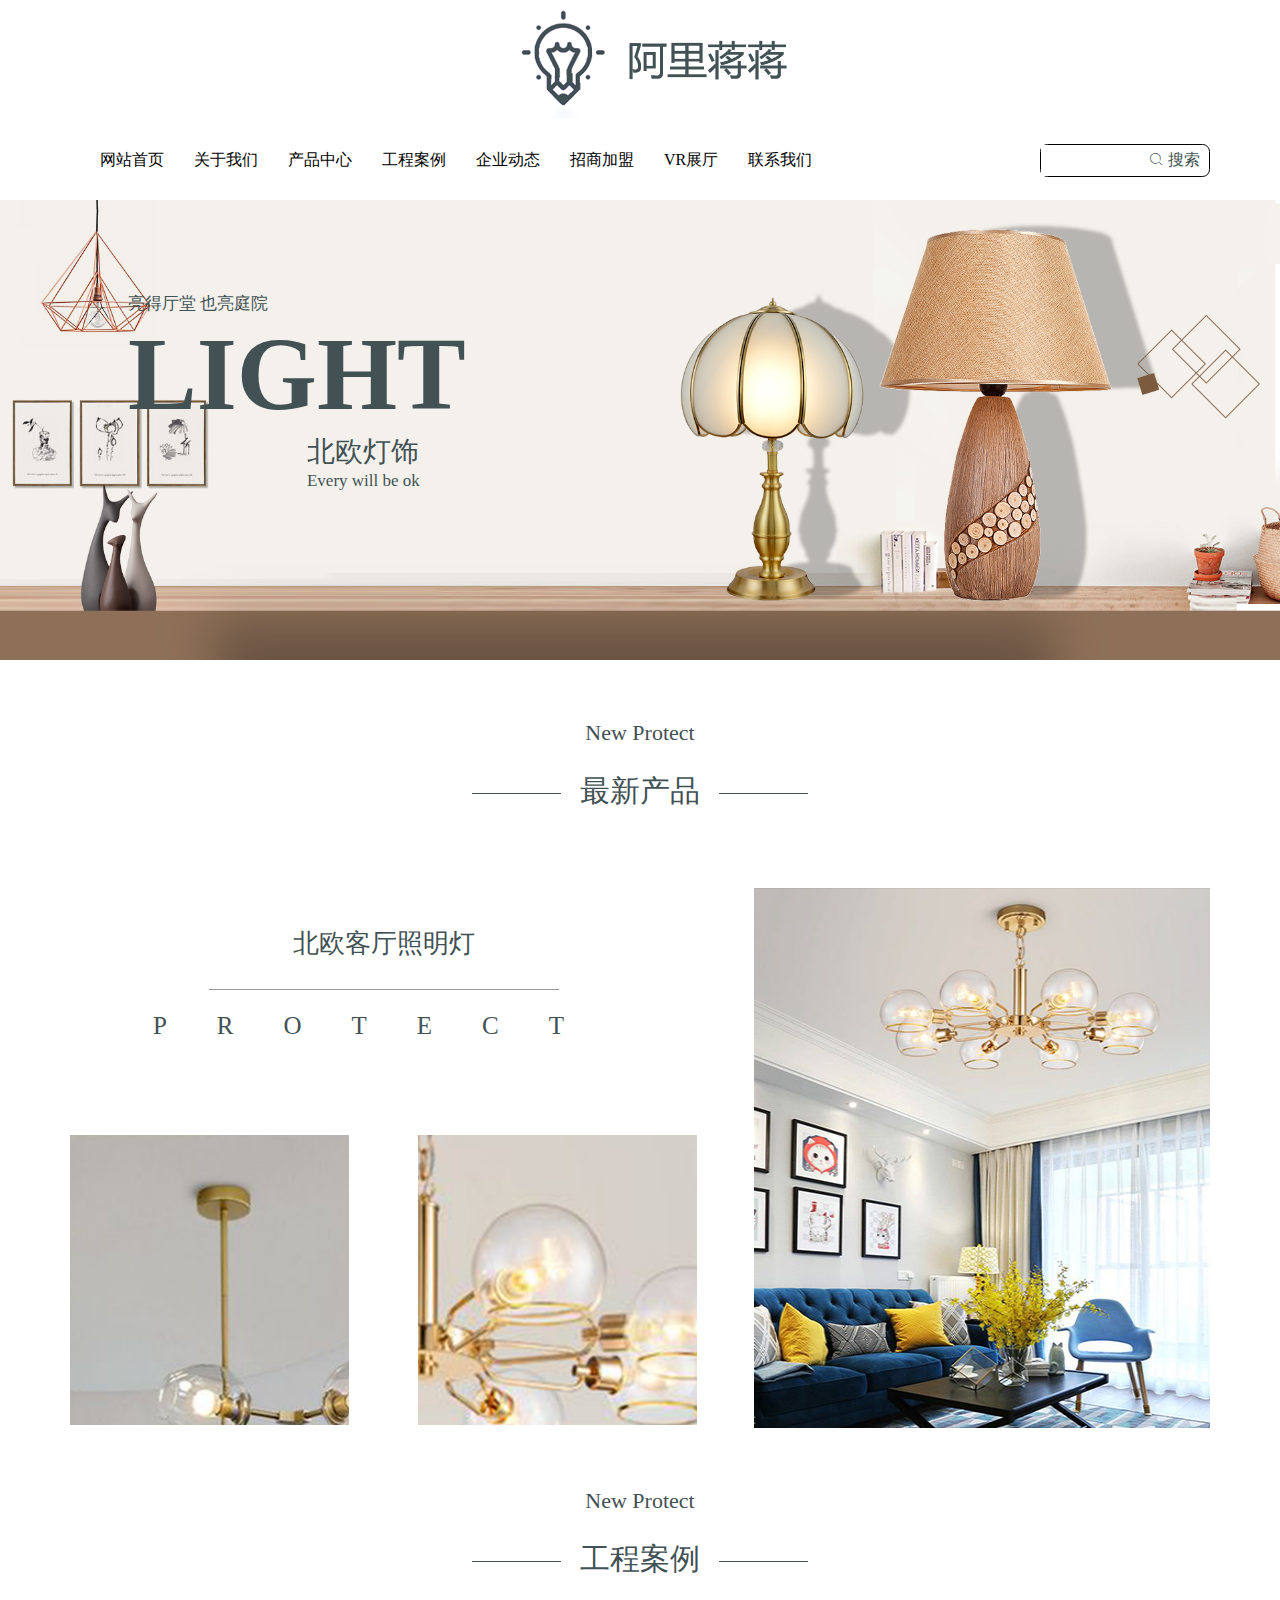
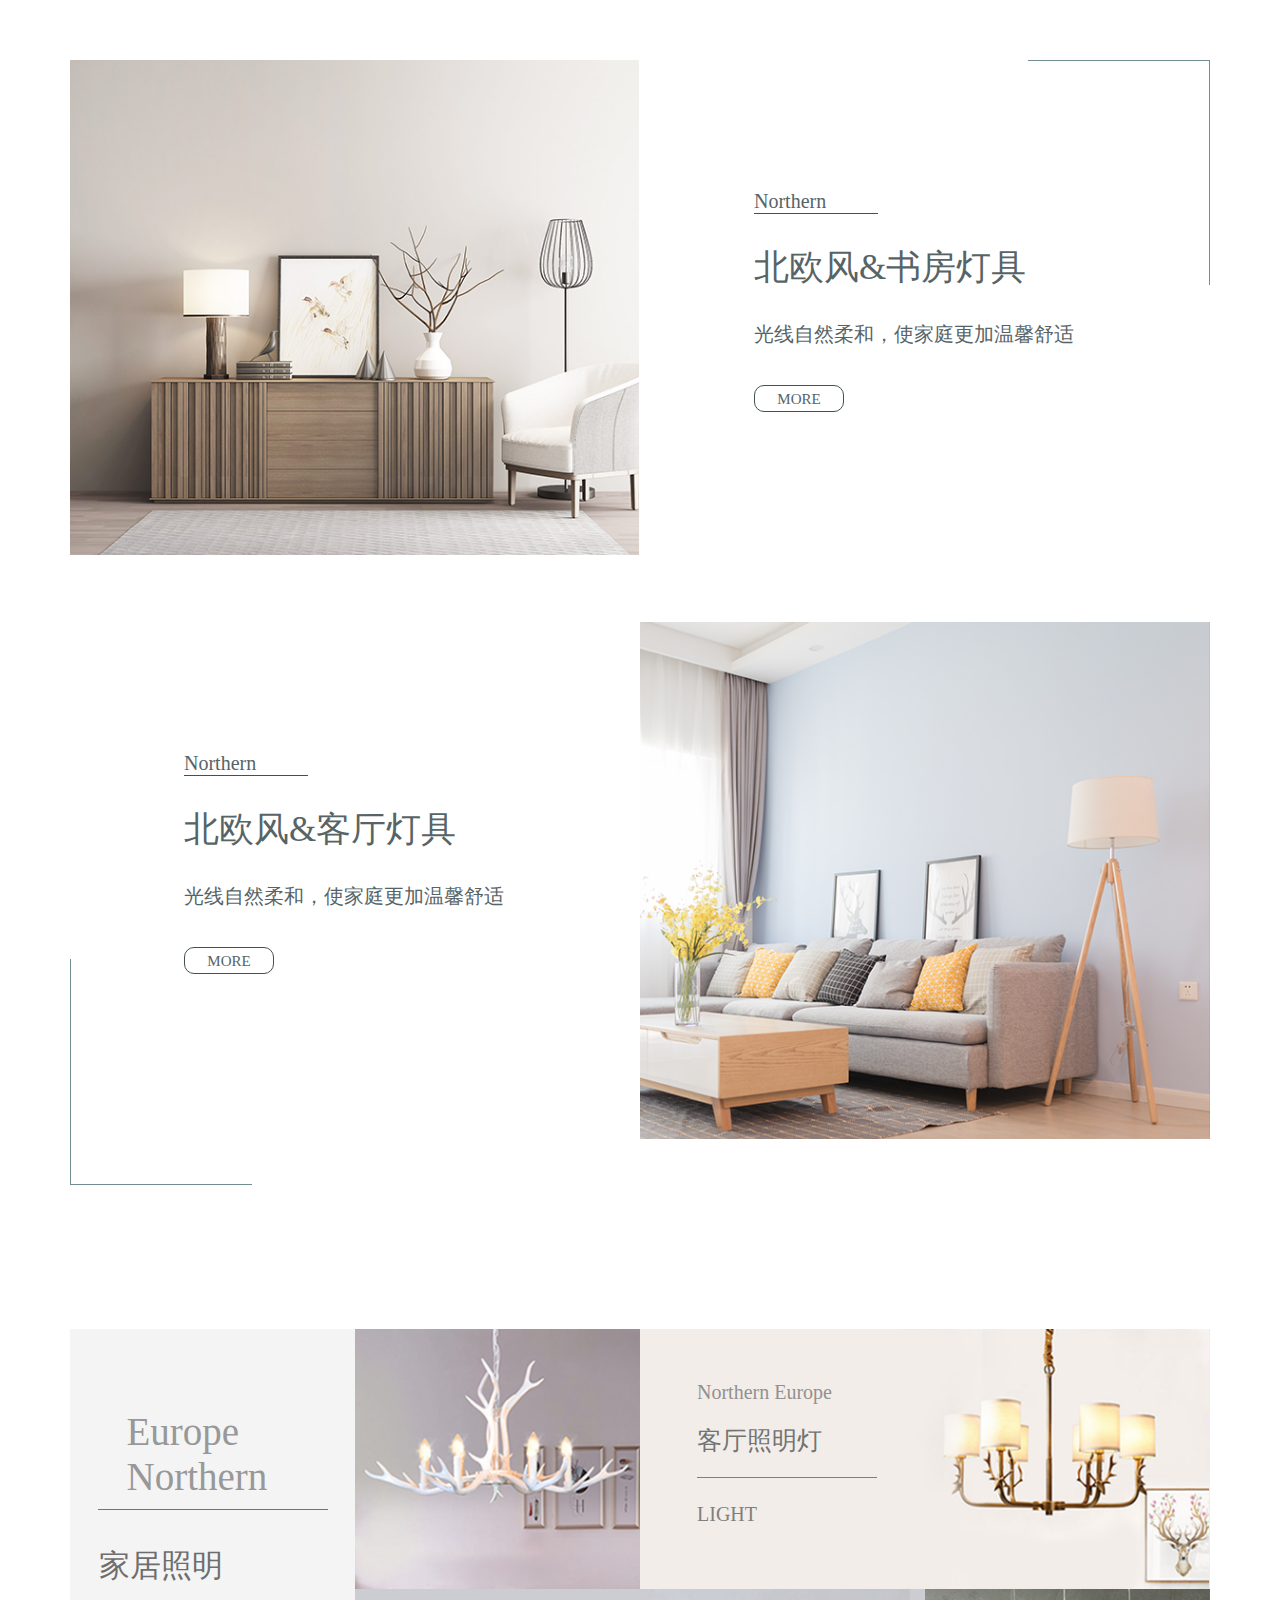
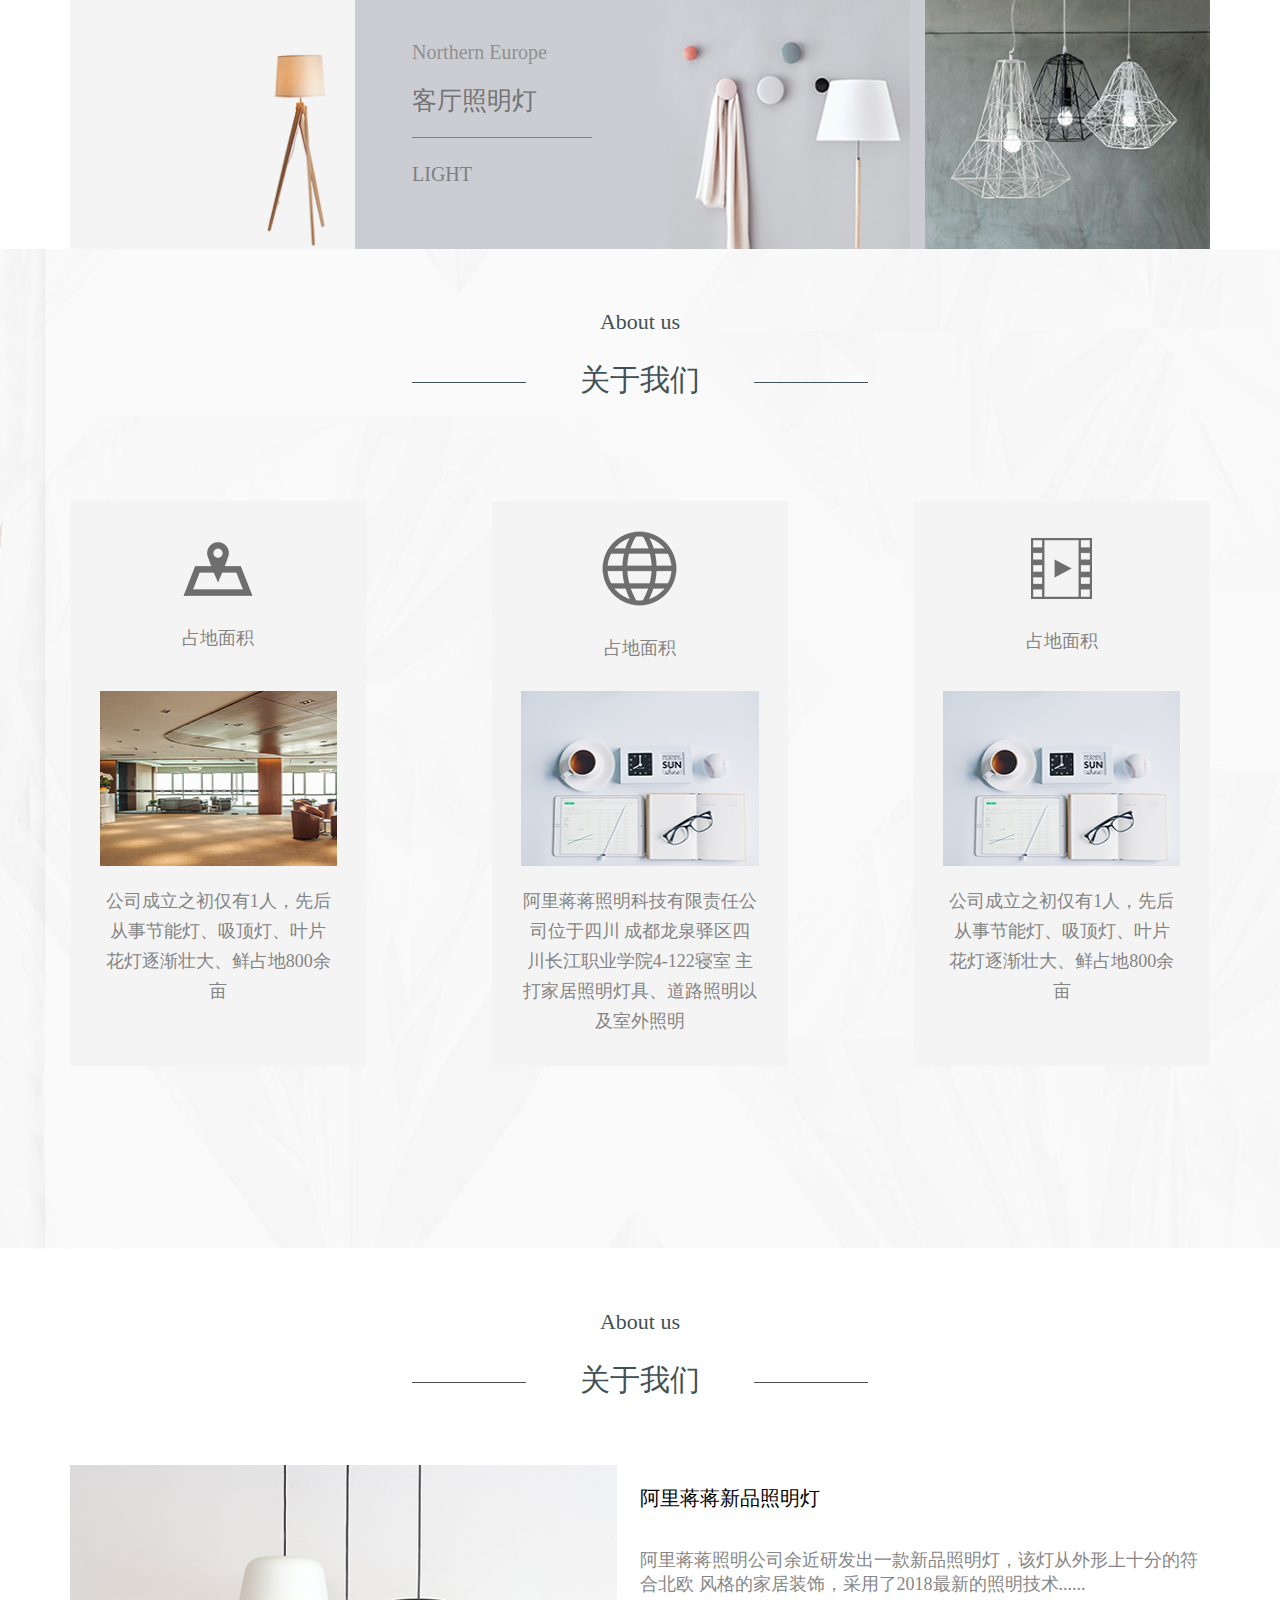
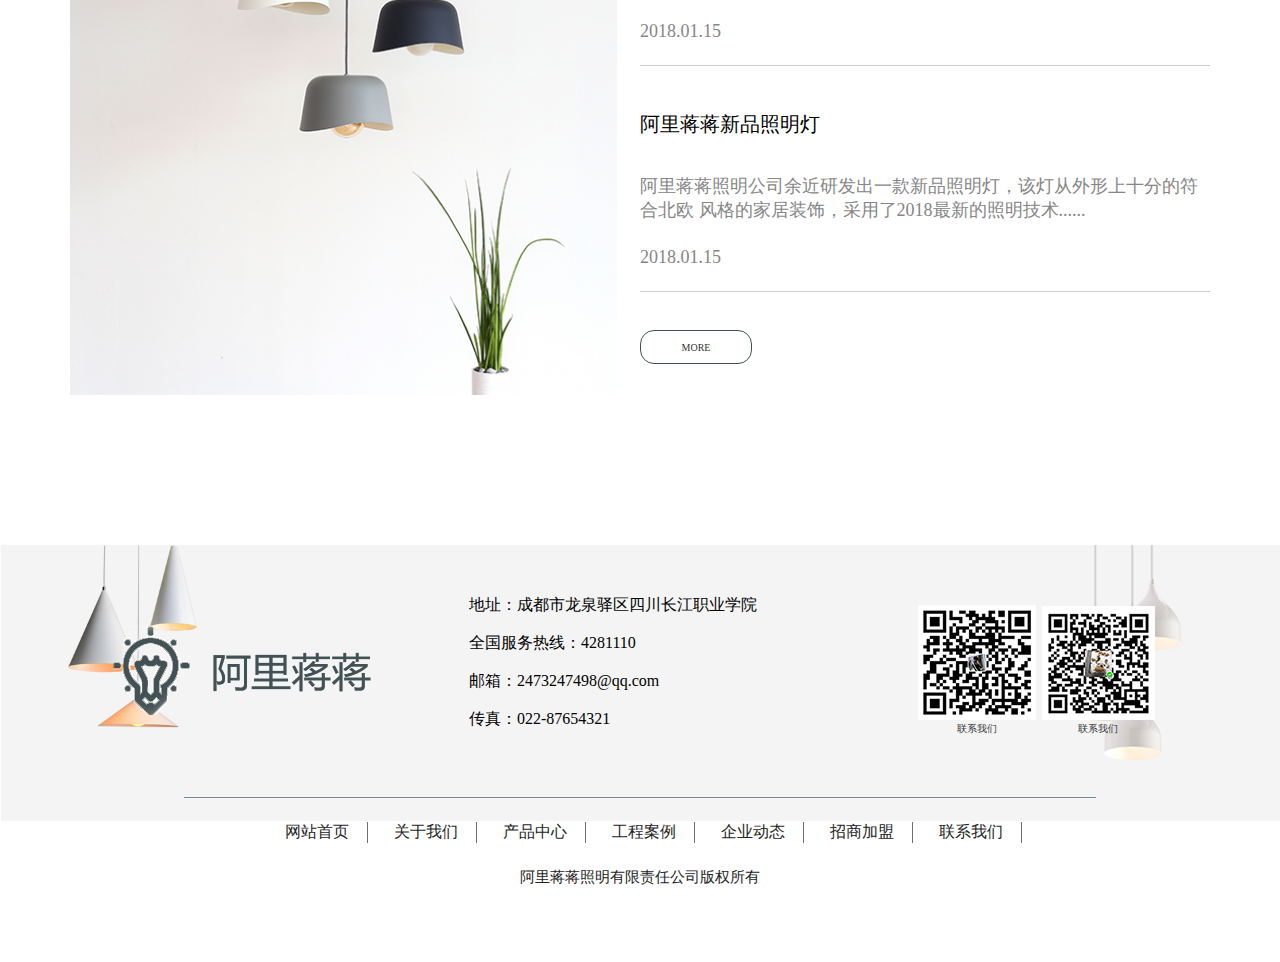
<file: index.html>
<!DOCTYPE html>
<html lang="en">

<head>
    <meta charset="UTF-8">
    <meta http-equiv="X-UA-Compatible" content="IE=edge">
    <meta name="viewport" content="width=device-width, initial-scale=1.0">
    <title>Document</title>
    <link rel="stylesheet" href="./assert/css/bootstrap.css" />
    <link rel="stylesheet" href="./assert/css/reset.css" />
    <link rel="stylesheet/less" href="./assert/css/common.less" />
    <link rel="stylesheet/less" href="./assert/css/index.less" />
</head>

<body>
    <!-- 頭部 -->
    <nav class="navbar navbar-default">
        <div class="container">
            <div class="logo">
                <a id="home" href="./index.html"><img src="./assert/images/logo_02.png" alt=""></a>
            </div>
            <!-- Brand and toggle get grouped for better mobile display -->
            <div class="navbar-header">
                <button type="button" class="navbar-toggle collapsed" data-toggle="collapse"
                    data-target="#bs-example-navbar-collapse-1" aria-expanded="false">
                    <span class="sr-only">Toggle navigation</span>
                    <span class="icon-bar"></span>
                    <span class="icon-bar"></span>
                    <span class="icon-bar"></span>
                </button>
                <!-- <a class="navbar-brand" href="#"><img src="./assert/images/logo_02.png" alt=""></a> -->
            </div>

            <!-- Collect the nav links, forms, and other content for toggling -->
            <div class="collapse navbar-collapse" id="bs-example-navbar-collapse-1">
                <ul class="nav navbar-nav">
                    <li><a href="./index.html">网站首页</a></li>
                    <li><a href="./about.html">关于我们 </a></li>
                    <li><a href="./product.html">产品中心</a></li>
                    <li><a href="./case.html">工程案例</a></li>
                    <li><a href="./detail.html">企业动态</a></li>
                    <li><a href="./consultion.html">招商加盟</a></li>
                    <li><a href="./index.html">VR展厅</a></li>
                    <li><a href="./contact.html">联系我们</a></li>

                </ul>
                <ul class="nav navbar-nav navbar-right">
                    <li>
                        <div class="search">
                            <input type="text">
                            <div class="back">
                                <span class="iconfont">&#xe6a3;</span>
                                <span>搜索</span>
                            </div>
                        </div>
                    </li>

                </ul>
            </div><!-- /.navbar-collapse -->
        </div><!-- /.container-fluid -->
    </nav>

    <!-- 大圖 -->
    <div class="bigpicture">
        <img class="img-responsive" src="./assert/images/banner_03.png" alt="" />
        <img class="img-responsive" src="./assert/images/hw.jpg" alt="" />

        <div class="title">
            <div>亮得厅堂 也亮庭院</div>
            <div>LIGHT</div>
            <div>北欧灯饰</div>
            <div>Every will be ok</div>
        </div>
    </div>

    <!-- 新產品 -->
    <div class="new">
        <div class="container">
            <div class="title">
                <h3>New Protect</h3>
                <div>最新产品</div>
            </div>
            <div class="product">
                <div class="left">
                    <div class="top">
                        <h3>北欧客厅照明灯</h3>
                        <div>PROTECT</div>
                    </div>
                    <div class="picture">
                        <div><img class="img-responsive" src="./assert/images/back1_03.png" alt=""></div>
                        <div><img class="img-responsive" src="./assert/images/back2_05.png" alt=""></div>
                    </div>
                </div>
                <div class="right">
                    <img class="img-responsive" src="./assert/images/back3_03.png" alt="">
                </div>
            </div>
            <div class="title">
                <h3>New Protect</h3>
                <div>工程案例</div>
            </div>
            <div class="list">

                <div class="left">
                    <img class="img-reponsive" src="./assert/images/back4_07.png" alt="">

                </div>
                <div class="right">
                    <div>Northern</div>
                    <div>北欧风&书房灯具</div>
                    <div>光线自然柔和，使家庭更加温馨舒适</div>
                    <div>MORE</div>
                </div>
            </div>
            <div class="list listtwo">

                <div class="right">
                    <div>Northern</div>
                    <div>北欧风&客厅灯具</div>
                    <div>光线自然柔和，使家庭更加温馨舒适</div>
                    <div>MORE</div>
                </div>
                <div class="left">
                    <img class="img-reponsive" src="./assert/images/back6_07.png" alt="">

                </div>
            </div>
        </div>
    </div>

    <!-- 圖片墻 -->
    <div class="wrap">
        <div class="container">
            <div class="list fl">
                <div class="one">
                    <div>Europe<br />
                        Northern</div>
                    <div>家居照明</div>
                    <div class="back">
                        <img class="img-responsive" src="./assert/images/light_03.png" alt="">
                    </div>
                </div>
            </div>
            <div class="product fl">
                <img class="img-responsive" src="./assert/images/back7_03.png" alt="">
            </div>
            <div class="light lighttwo fl">
                <div class="left">
                    <div>Northern Europe</div>
                    <div>客厅照明灯</div>
                    <div>LIGHT</div>
                </div>
                <div class="back">
                    <img class="responsive" src="./assert/images/light3_03.png" alt="">
                </div>
            </div>
            <div class="light fl">
                <div class="left">
                    <div>Northern Europe</div>
                    <div>客厅照明灯</div>
                    <div>LIGHT</div>
                </div>
                <div class="back">
                    <img class="responsive" src="./assert/images/list4_03.png" alt="">
                </div>
            </div>
            <div class="small fl">
                <img class="img-responsive" src="./assert/images/light2_03.png" alt="">
            </div>
        </div>
    </div>

    <!-- 關於我問 -->
    <div class="introduce">
        <div class="background">
            <img class="img-responsive" src="./assert/images/backe_02.png" alt="">
        </div>
        <div class="container">
            <div class="title">
                <h3>About us</h3>
                <div>关于我们</div>
            </div>
            <div class="detail">
                <div class="list">
                    <div>
                        <img class="img-responsive" src="./assert/images/position2_03.png" alt="">
                        <span>占地面积</span>
                    </div>
                    <div>
                        <img class="img-responsive" src="./assert/images/back2_07.png" alt="">
                    </div>
                    <div>公司成立之初仅有1人，先后
                        从事节能灯、吸顶灯、叶片
                        花灯逐渐壮大、鲜占地800余亩</div>
                </div>

                <div class="list">
                    <div>
                        <img class="img-responsive" src="./assert/images/radio_06.png" alt="">
                        <span>占地面积</span>
                    </div>
                    <div>
                        <img class="img-responsive" src="./assert/images/backw_11.png" alt="">
                    </div>
                    <div>阿里蒋蒋照明科技有限责任公司位于四川
                        成都龙泉驿区四川长江职业学院4-122寝室
                        主打家居照明灯具、道路照明以及室外照明</div>
                </div>
                <div class="list">
                    <div>
                        <img class="img-responsive" src="./assert/images/video_03.png" alt="">
                        <span>占地面积</span>
                    </div>
                    <div>
                        <img class="img-responsive" src="./assert/images/backw_11.png" alt="">
                    </div>
                    <div>公司成立之初仅有1人，先后
                        从事节能灯、吸顶灯、叶片
                        花灯逐渐壮大、鲜占地800余亩</div>
                </div>
            </div>
        </div>
    </div>


    <!-- 新聞中心 -->
    <div class="lastest">
        <div class="container">
            <div class="title">
                <h3>About us</h3>
                <div>关于我们</div>
            </div>
            <div class="list">
                <div class="left">
                    <img class="img-responsive" src="./assert/images/left2_15.png" alt="">
                </div>
                <div class="right">
                    <div class="common">
                        <div>阿里蒋蒋新品照明灯</div>
                        <div>阿里蒋蒋照明公司余近研发出一款新品照明灯，该灯从外形上十分的符合北欧
                            风格的家居装饰，采用了2018最新的照明技术......</div>
                        <div>2018.01.15</div>
                    </div>
                    <div class="common commontwo">
                        <div>阿里蒋蒋新品照明灯</div>
                        <div>阿里蒋蒋照明公司余近研发出一款新品照明灯，该灯从外形上十分的符合北欧
                            风格的家居装饰，采用了2018最新的照明技术......</div>
                        <div>2018.01.15</div>
                        <div>MORE</div>

                    </div>
                </div>
            </div>
        </div>
    </div>


    <!-- 尾部 -->
    <footer>
        <div class="light">
            <img class="img-responsive" src="./assert/images/light5_02.png" alt="">
        </div>

        <div class="container">
            <div class="top">
                <div class="left">
                    <img class="img-responisve" src="./assert/images/footer1_15.png" alt="">
                </div>
                <div class="center">
                    <div class="one">
                        <div>地址：成都市龙泉驿区四川长江职业学院</div>
                        <div>全国服务热线：4281110</div>
                        <div>邮箱：2473247498@qq.com</div>
                        <div>传真：022-87654321</div>
                    </div>
                </div>
                <div class="right">
                    <div class="back">
                        <img class="img-responisve" src="./assert/images/code2_15.png" alt="">
                        <div class="text">联系我们</div>
                    </div>
                    <div class="back">
                        <img class="img-responisve" src="./assert/images/code3_17.png" alt="">
                        <div class="text">联系我们</div>
                    </div>
                </div>
            </div>
            <div class="list">
                <div>网站首页</div>
                <div>关于我们</div>
                <div>产品中心</div>
                <div>工程案例</div>
                <div>企业动态</div>
                <div>招商加盟</div>
                <div>联系我们</div>
            </div>
            <div class="copyright">
                阿里蒋蒋照明有限责任公司版权所有
            </div>
        </div>
    </footer>

    <!-- 返回頂部 -->
    <a id="back" href="#home">
        <img src="./assert/images/top.svg" alt="">
    </a>
</body>

</html>


<!-- 引入bootstrap 依赖的 jquery文件 -->
<script src="./assert/js/jquery.min.js"></script>
<!-- 引入bootstrap框架的脚本文件 -->

<script src="./assert/js/bootstrap.min.js"></script>
<!-- 引入less编译器 -->
<script src="./assert/js/less.min.js"></script>


<!-- 公共js回到頂部 -->
<script src="./assert/js/common.js"></script>
</file>
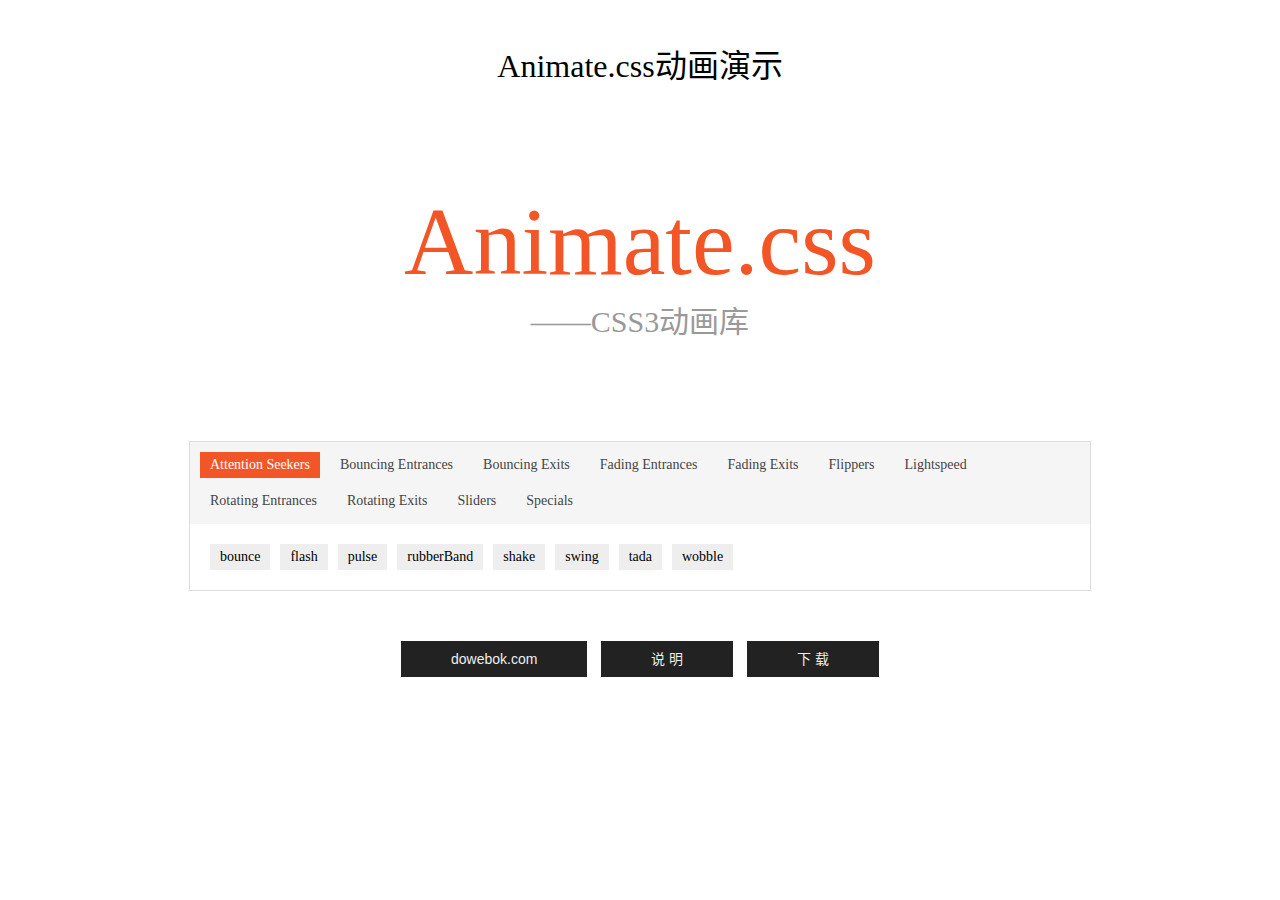
<file: assert/js/wowjs/animate/index.html>
﻿<!DOCTYPE html>
<html lang="zh-CN">
<head>
<meta charset="utf-8">
<title>animate.css动画演示_dowebok</title>
<link rel="stylesheet" href="animate.min.css">
<style>
* { margin: 0; padding: 0;}
ul { list-style-type: none;}
body { font: 14px "Microsoft Yahei"; overflow-x: hidden;}
h1 { width: 900px; margin: 40px auto 100px; font: 32px "Microsoft Yahei"; text-align: center;}
h2 { font: 96px "Microsoft Yahei"; font-weight: 500; text-align: center; color: #f35626;}
.wrap p { margin-bottom: 100px; font: 30px "Microsoft Yahei"; text-align: center; color: #999;}
.list { width: 1000px; margin: 0 auto;}
dl { width: 1000px; margin: 10px auto; overflow: hidden;}
dt { float: left; width: 1000px; padding: 5px 0; border-bottom: 1px solid #ddd; font-weight: 700;}
dd { float: left; margin: 10px 10px 0 0; padding: 5px 10px; background-color: #eee; cursor: pointer;}

.dowebok-explain  { display: none; margin-top: 20px; margin-bottom: 20px; font-size: 14px; text-align: center; color: #f50;}

.tab { width: 900px; margin: 0 auto; border: 1px solid #ddd;}
.tabNav { padding-bottom: 10px; overflow: hidden; zoom: 1; background-color: #f5f5f5;}
.tabNav li { float: left; margin: 10px 0 0 10px; display: inline;}
.tabNav a { float: left; padding: 5px 10px; color: #444; text-decoration: none;}
.tabNav .active a { color: #fff; background-color: #f35626;}

.tabPane { display: none; overflow: hidden; zoom: 1;}
.tabCnt .active { display: block;}
.tabCnt { padding: 10px 20px 20px;}
.tabPane li { float: left; margin: 10px 10px 0 0; padding: 5px 10px; background-color: #eee; cursor: pointer;}
.tabPane .active { color: #f35626;}
</style>
<script src="jquery-1.8.3.min.js"></script>
<script>
$(function(){
	if($.browser.msie && $.browser.version < 10){
		$('.dowebok-explain').show();
	}

	var $animate = $('#animate');
	var $btn = $('.tabCnt').find('li');
	$btn.click(function(){
		$(this).addClass('active').siblings().removeClass('active');
		$animate.removeClass().addClass($(this).text() + ' animated infinite');
		setTimeout(removeClass, 1000);
	});

	function removeClass(){
		$animate.removeClass();
	}

	var $tabNavItem = $('.tabNav').find('a');
	var $tabPane = $('.tabPane');
	$tabNavItem.each(function(i){
		$(this).click(function(){
			$(this).parent().addClass('active').siblings().removeClass('active');
			$tabPane.eq(i).addClass('active').siblings().removeClass('active');
			return false;
		});
	});
});
</script>
</head>

<body>
<h1>Animate.css动画演示</h1>
<div class="wrap">
	<h2 id="animate">Animate.css</h2>
	<p>——CSS3动画库</p>
</div>

<p class="dowebok-explain">您的浏览器不支持 CSS3 animate 属性，所以您看不到任何效果，请使用 Firefox、Chrome 或 IE10</p>
<div class="tab">
	<ul class="tabNav">
		<li class="active"><a href="http://www.dowebok.com/">Attention Seekers</a></li>
		<li><a href="###">Bouncing Entrances</a></li>
		<li><a href="###">Bouncing Exits</a></li>
		<li><a href="###">Fading Entrances</a></li>
		<li><a href="###">Fading Exits</a></li>
		<li><a href="###">Flippers</a></li>
		<li><a href="###">Lightspeed</a></li>
		<li><a href="###">Rotating Entrances</a></li>
		<li><a href="###">Rotating Exits</a></li>
		<li><a href="###">Sliders</a></li>
		<li><a href="###">Specials</a></li>
	</ul>

	<div class="tabCnt">
		<ul class="tabPane active">
			<li>bounce</li>
			<li>flash</li>
			<li>pulse</li>
			<li>rubberBand</li>
			<li>shake</li>
			<li>swing</li>
			<li>tada</li>
			<li>wobble</li>
		</ul>
		
		<ul class="tabPane">
			<li>bounceIn</li>
			<li>bounceInDown</li>
			<li>bounceInLeft</li>
			<li>bounceInRight</li>
			<li>bounceInUp</li>
		</ul>
		
		<ul class="tabPane">
			<li>bounceOut</li>
			<li>bounceOutDown</li>
			<li>bounceOutLeft</li>
			<li>bounceOutRight</li>
			<li>bounceOutUp</li>
		</ul>
		
		<ul class="tabPane">
			<li>fadeIn</li>
			<li>fadeInDown</li>
			<li>fadeInDownBig</li>
			<li>fadeInLeft</li>
			<li>fadeInLeftBig</li>
			<li>fadeInRight</li>
			<li>fadeInRightBig</li>
			<li>fadeInUp</li>
			<li>fadeInUpBig</li>
		</ul>
		
		<ul class="tabPane">
			<li>fadeOut</li>
			<li>fadeOutDown</li>
			<li>fadeOutDownBig</li>
			<li>fadeOutLeft</li>
			<li>fadeOutLeftBig</li>
			<li>fadeOutRight</li>
			<li>fadeOutRightBig</li>
			<li>fadeOutUp</li>
			<li>fadeOutUpBig</li>
		</ul>
		
		<ul class="tabPane">
			<li>flip</li>
			<li>flipInX</li>
			<li>flipInY</li>
			<li>flipOutX</li>
			<li>flipOutY</li>
		</ul>
		
		<ul class="tabPane">
			<li>lightSpeedIn</li>
			<li>lightSpeedOut</li>
		</ul>
		
		<ul class="tabPane">
			<li>rotateIn</li>
			<li>rotateInDownLeft</li>
			<li>rotateInDownRight</li>
			<li>rotateInUpLeft</li>
			<li>rotateInUpRight</li>
		</ul>
		
		<h3></h3>
		<ul class="tabPane">
			<li>rotateOut</li>
			<li>rotateOutDownLeft</li>
			<li>rotateOutDownRight</li>
			<li>rotateOutUpLeft</li>
			<li>rotateOutUpRight</li>
		</ul>
		
		<ul class="tabPane">
			<li>slideInDown</li>
			<li>slideInLeft</li>
			<li>slideInRight</li>
			<li>slideOutLeft</li>
			<li>slideOutRight</li>
			<li>slideOutUp</li>
		</ul>
		
		<ul class="tabPane">
			<li>hinge</li>
			<li>rollIn</li>
			<li>rollOut</li>
		</ul>
	</div>
</div>










<p class="vad">
	<a href="http://www.dowebok.com/" target="_blank">dowebok.com</a>
	<a href="http://www.dowebok.com/98.html" target="_blank">说 明</a>
	<a href="http://www.dowebok.com/98.html" target="_blank">下 载</a>
</p>
<style>
.vad { margin: 50px 0 5px; font-family: Consolas,arial,宋体; text-align:center;}
.vad a { display: inline-block; height: 36px; line-height: 36px; margin: 0 5px; padding: 0 50px; font-size: 14px; text-align:center; color:#eee; text-decoration: none; background-color: #222;}
.vad a:hover { color: #fff; background-color: #000;}
</style>

</body>
</html>
</file>
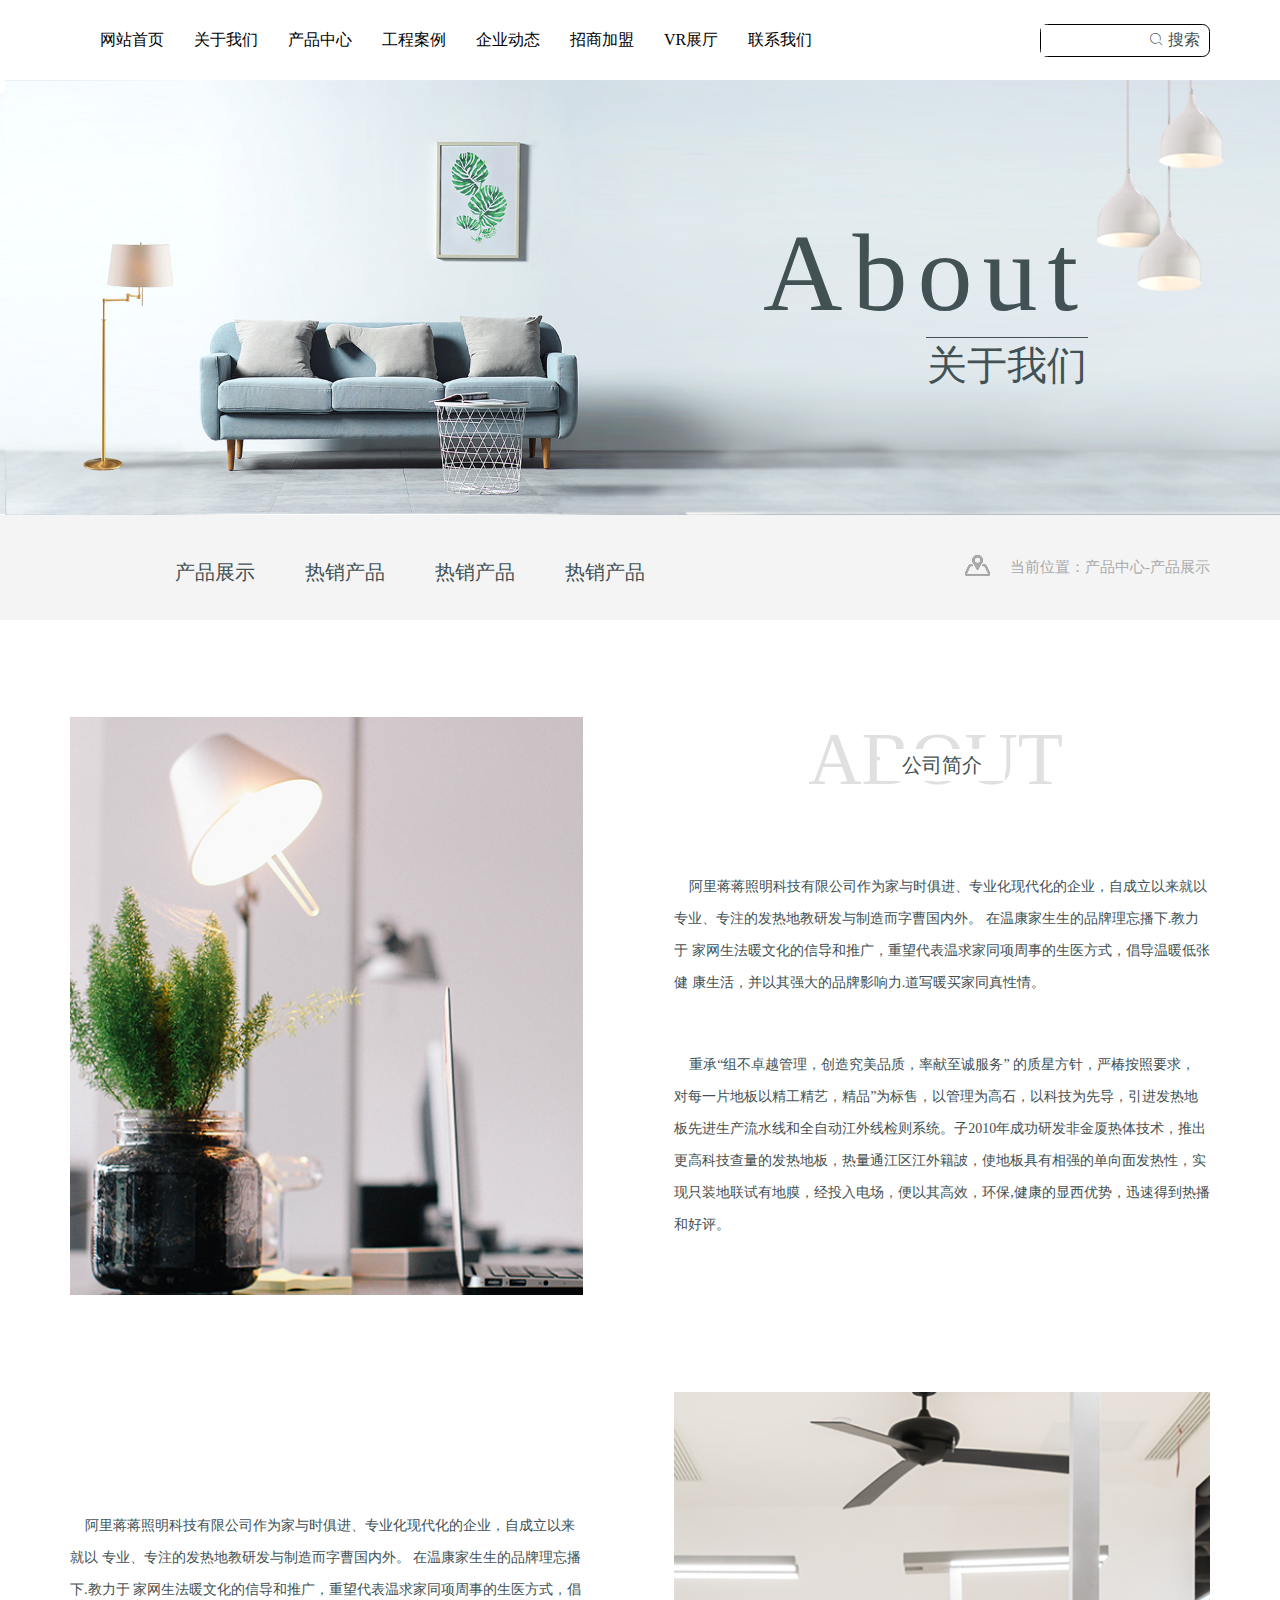
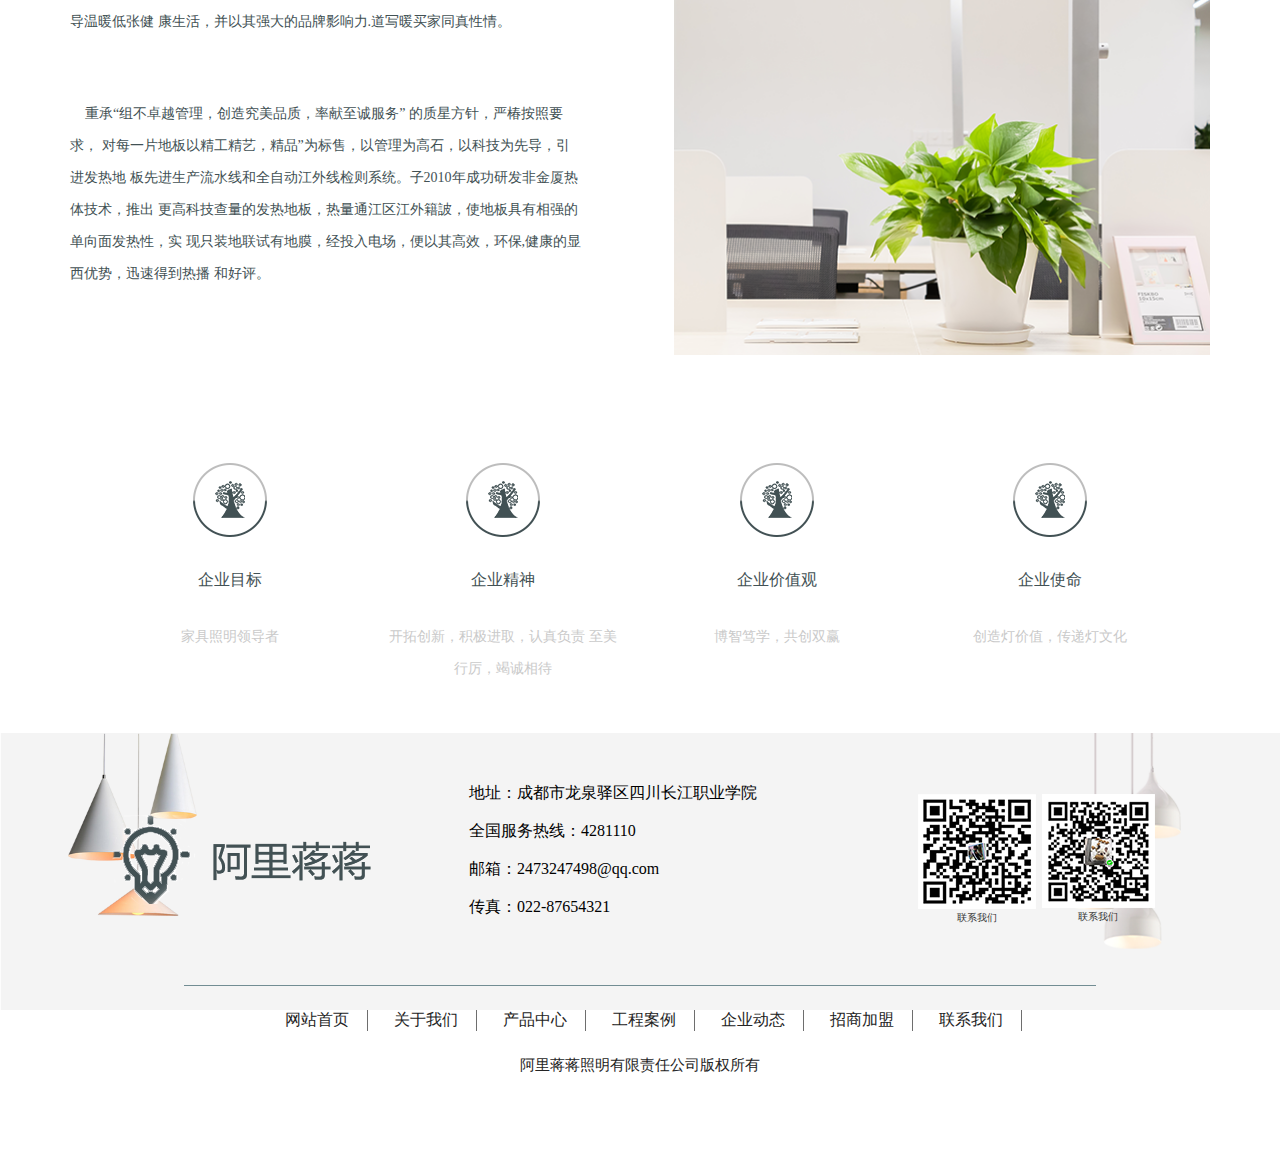
<file: about.html>
<!DOCTYPE html>
<html lang="en">

<head>
    <meta charset="UTF-8">
    <meta http-equiv="X-UA-Compatible" content="IE=edge">
    <meta name="viewport" content="width=device-width, initial-scale=1.0">
    <title>Document</title>
    <link rel="stylesheet" href="./assert/css/bootstrap.css" />
    <link rel="stylesheet" href="./assert/css/reset.css" />
    <link rel="stylesheet/less" href="./assert/css/common.less" />
    <link rel="stylesheet/less" href="./assert/css/about.less" />
</head>

<body>
    <!-- 頭部 -->
    <nav id="home" class="navbar navbar-default">
        <div class="container">
            
            <!-- Brand and toggle get grouped for better mobile display -->
            <div  class="navbar-header">
                <button type="button" class="navbar-toggle collapsed" data-toggle="collapse"
                    data-target="#bs-example-navbar-collapse-1" aria-expanded="false">
                    <span class="sr-only">Toggle navigation</span>
                    <span class="icon-bar"></span>
                    <span class="icon-bar"></span>
                    <span class="icon-bar"></span>
                </button>
                <!-- <a class="navbar-brand" href="#"><img src="./assert/images/logo_02.png" alt=""></a> -->
            </div>

            <!-- Collect the nav links, forms, and other content for toggling -->
            <div class="collapse navbar-collapse" id="bs-example-navbar-collapse-1">
                <ul class="nav navbar-nav">
                    <li><a href="./index.html">网站首页</a></li>
                    <li><a href="./about.html">关于我们 </a></li>
                    <li><a href="./product.html">产品中心</a></li>
                    <li><a href="./case.html">工程案例</a></li>
                    <li><a href="./detail.html">企业动态</a></li>
                    <li><a href="./consultion.html">招商加盟</a></li>
                    <li><a href="./index.html">VR展厅</a></li>
                    <li><a href="./contact.html">联系我们</a></li>

                </ul>
                <ul class="nav navbar-nav navbar-right">
                    <li>
                        <div class="search">
                            <input type="text">
                            <div class="back">
                                <span class="iconfont">&#xe6a3;</span>
                                <span>搜索</span>
                            </div>
                        </div>
                    </li>

                </ul>
            </div><!-- /.navbar-collapse -->
        </div><!-- /.container-fluid -->
    </nav>

    <!-- 大圖 -->
    <div class="bigpicture">
        <img class="img-responsive" src="./assert/images/bigpicture_02_02_02.png" alt="" />
        <img class="img-responsive" src="./assert/images/hw.jpg" alt="" />
            <div class="title">
                <div>About</div>
                <div>关于我们</div>
            </div>
      
    </div>

    <!-- 產品導航 -->
    <div class="shortcut">
        <div class="container">
            <div class="left">
                <div>产品展示</div>
                <div>热销产品</div>
                <div>热销产品</div>
                <div>热销产品</div>
            </div>
            <div class="right">
                <div class="back">
                    <img src="./assert/images/crumb_05.png" alt="">
                </div>
                当前位置：
                <a href="">产品中心</a>
                -
                <a href="">产品展示</a>
            </div>
        </div>
    </div>

    <!-- 公司簡介 -->
    <div class="about">
        <div class="container">
            <div class="list">
                <div class="back">
                    <img class="img-responsive" src="./assert/images/listleft_03.png" alt="">
                </div>
                <div class="right">
                    <div>ABOUT</div>
                    <div>公司简介</div>
                    <div>阿里蒋蒋照明科技有限公司作为家与时俱进、专业化现代化的企业，自成立以来就以
                        专业、专注的发热地教研发与制造而字曹国内外。 在温康家生生的品牌理忘播下.教力于
                        家网生法暖文化的信导和推广，重望代表温求家同项周事的生医方式，倡导温暖低张健
                        康生活，并以其强大的品牌影响力.道写暖买家同真性情。
                    </div>
                    <div>重承“组不卓越管理，创造究美品质，率献至诚服务” 的质星方针，严椿按照要求，
                        对每一片地板以精工精艺，精品”为标售，以管理为高石，以科技为先导，引进发热地
                        板先进生产流水线和全自动江外线检则系统。子2010年成功研发非金厦热体技术，推出
                        更高科技查量的发热地板，热量通江区江外籍詖，使地板具有相强的单向面发热性，实
                        现只装地联试有地膜，经投入电场，便以其高效，环保,健康的显西优势，迅速得到热播
                        和好评。
                    </div>
                </div>
            </div>
            <div class="listtwo">
                <div class="right">
                    <div>阿里蒋蒋照明科技有限公司作为家与时俱进、专业化现代化的企业，自成立以来就以
                        专业、专注的发热地教研发与制造而字曹国内外。 在温康家生生的品牌理忘播下.教力于
                        家网生法暖文化的信导和推广，重望代表温求家同项周事的生医方式，倡导温暖低张健
                        康生活，并以其强大的品牌影响力.道写暖买家同真性情。
                    </div>
                    <div>重承“组不卓越管理，创造究美品质，率献至诚服务” 的质星方针，严椿按照要求，
                        对每一片地板以精工精艺，精品”为标售，以管理为高石，以科技为先导，引进发热地
                        板先进生产流水线和全自动江外线检则系统。子2010年成功研发非金厦热体技术，推出
                        更高科技查量的发热地板，热量通江区江外籍詖，使地板具有相强的单向面发热性，实
                        现只装地联试有地膜，经投入电场，便以其高效，环保,健康的显西优势，迅速得到热播
                        和好评。
                    </div>
                </div>
                <div class="back">
                    <img class="img-responsive" src="./assert/images/flowers1_03.png" alt="">
                </div>
            </div>
        </div>
    </div>


    <!-- 企業大綱 -->
    <div class="outline">
        <div class="container">
            <div class="list">
                <div class="back">
                    <img class="img-responsive" src="./assert/images/flowers_03.png" alt="">
                </div>
                <div>企业目标</div>
                <div>家具照明领导者</div>
            </div>
            <div class="list">
                <div class="back">
                    <img class="img-responsive" src="./assert/images/flowers_03.png" alt="">
                </div>
                <div>企业精神</div>
                <div>开拓创新，积极进取，认真负责
                    至美行厉，竭诚相待</div>
            </div>
            <div class="list">
                <div class="back">
                    <img class="img-responsive" src="./assert/images/flowers_03.png" alt="">
                </div>
                <div>企业价值观</div>
                <div>博智笃学，共创双赢</div>
            </div>
            <div class="list">
                <div class="back">
                    <img class="img-responsive" src="./assert/images/flowers_03.png" alt="">
                </div>
                <div>企业使命</div>
                <div>创造灯价值，传递灯文化</div>
            </div>
        </div>
    </div>

    <!-- 尾部 -->
    <footer>
        <div class="light">
            <img class="img-responsive" src="./assert/images/light5_02.png" alt="">
        </div>

        <div class="container">
            <div class="top">
                <div class="left">
                    <img class="img-responisve" src="./assert/images/footer1_15.png" alt="">
                </div>
                <div class="center">
                    <div class="one">
                        <div>地址：成都市龙泉驿区四川长江职业学院</div>
                        <div>全国服务热线：4281110</div>
                        <div>邮箱：2473247498@qq.com</div>
                        <div>传真：022-87654321</div>
                    </div>
                </div>
                <div class="right">
                    <div class="back">
                        <img class="img-responisve" src="./assert/images/code2_15.png" alt="">
                        <div class="text">联系我们</div>
                    </div>
                    <div class="back">
                        <img class="img-responisve" src="./assert/images/code3_17.png" alt="">
                        <div class="text">联系我们</div>
                    </div>
                </div>
            </div>
            <div class="list">
                <div>网站首页</div>
                <div>关于我们</div>
                <div>产品中心</div>
                <div>工程案例</div>
                <div>企业动态</div>
                <div>招商加盟</div>
                <div>联系我们</div>
            </div>
            <div class="copyright">
                阿里蒋蒋照明有限责任公司版权所有
            </div>
        </div>
    </footer>


    <!-- 返回頂部 -->
    <a id="back" href="#home">
        <img src="./assert/images/top.svg" alt="">
    </a>
</body>

</html>
<!-- 引入bootstrap 依赖的 jquery文件 -->
<script src="./assert/js/jquery.min.js"></script>
<!-- 引入bootstrap框架的脚本文件 -->

<script src="./assert/js/bootstrap.min.js"></script>
<!-- 引入less编译器 -->
<script src="./assert/js/less.min.js"></script>


<!-- 公共js回到頂部 -->
<script src="./assert/js/common.js"></script>
</file>
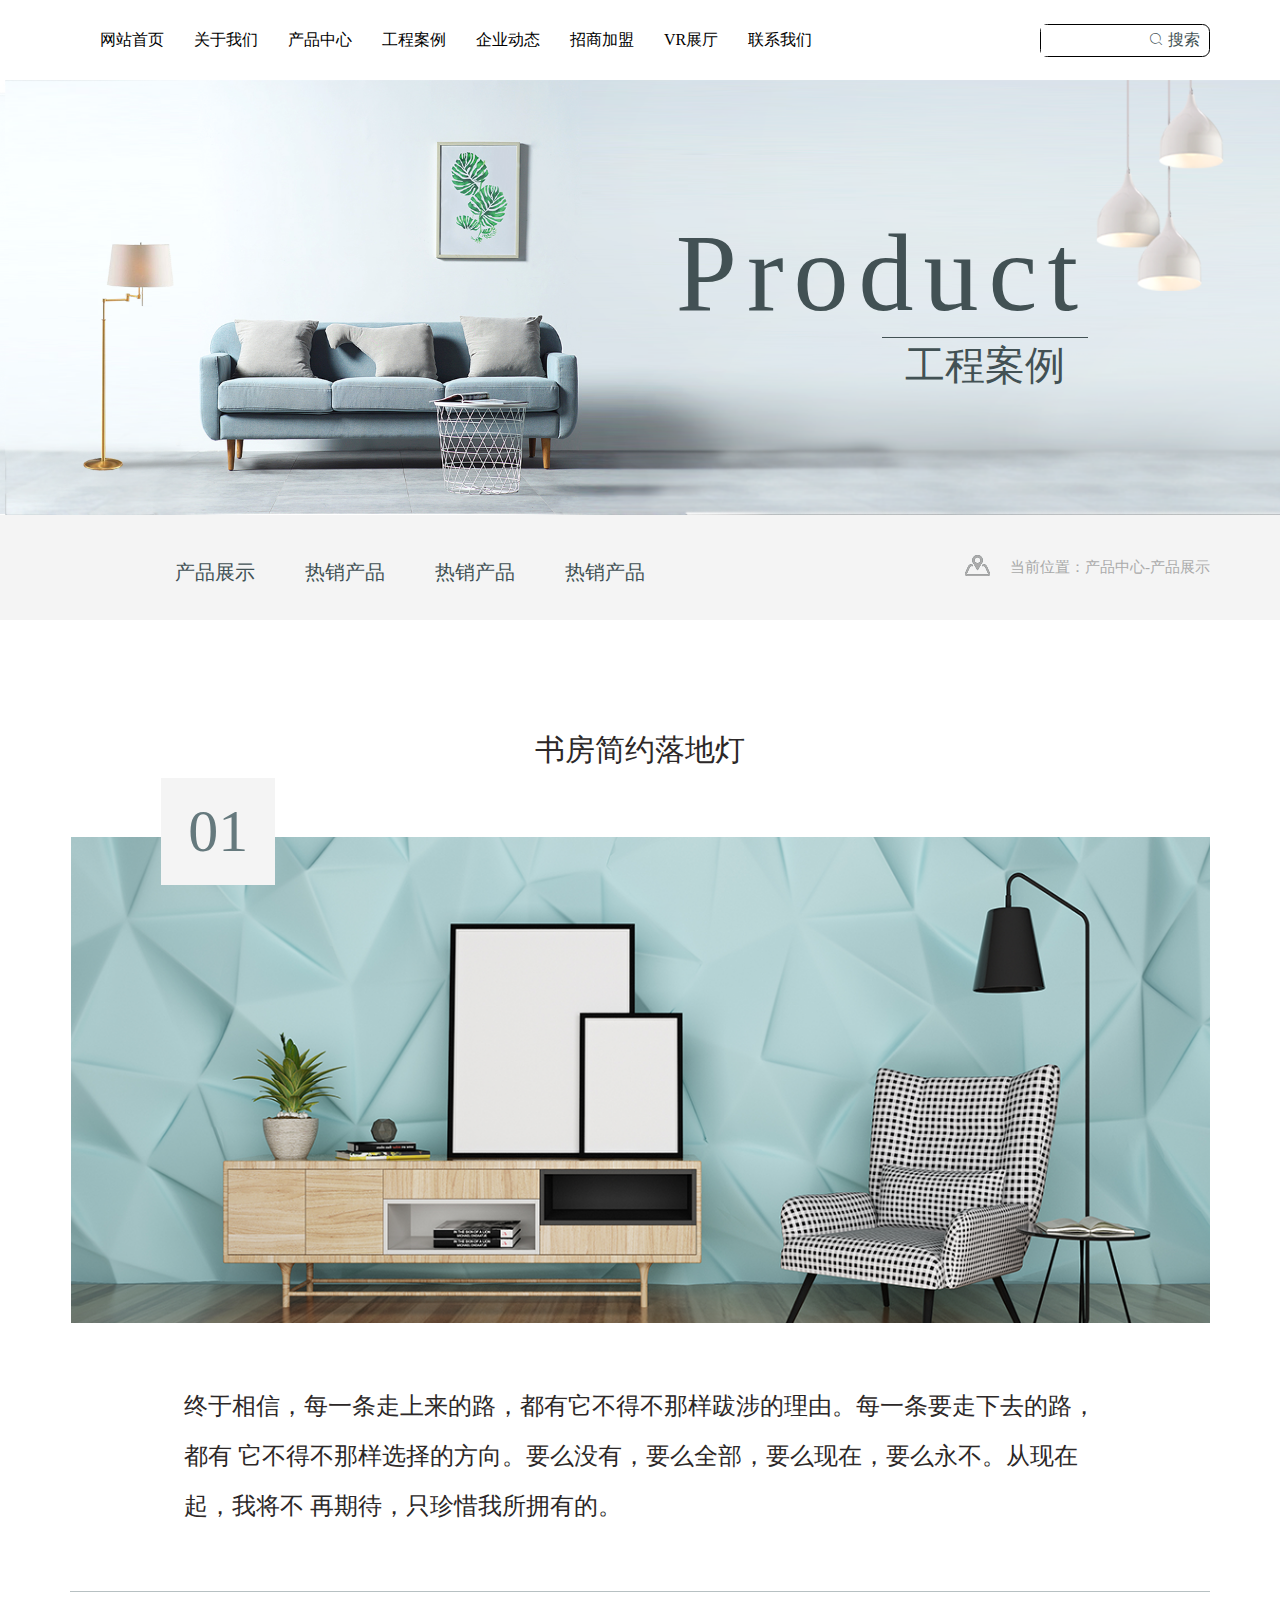
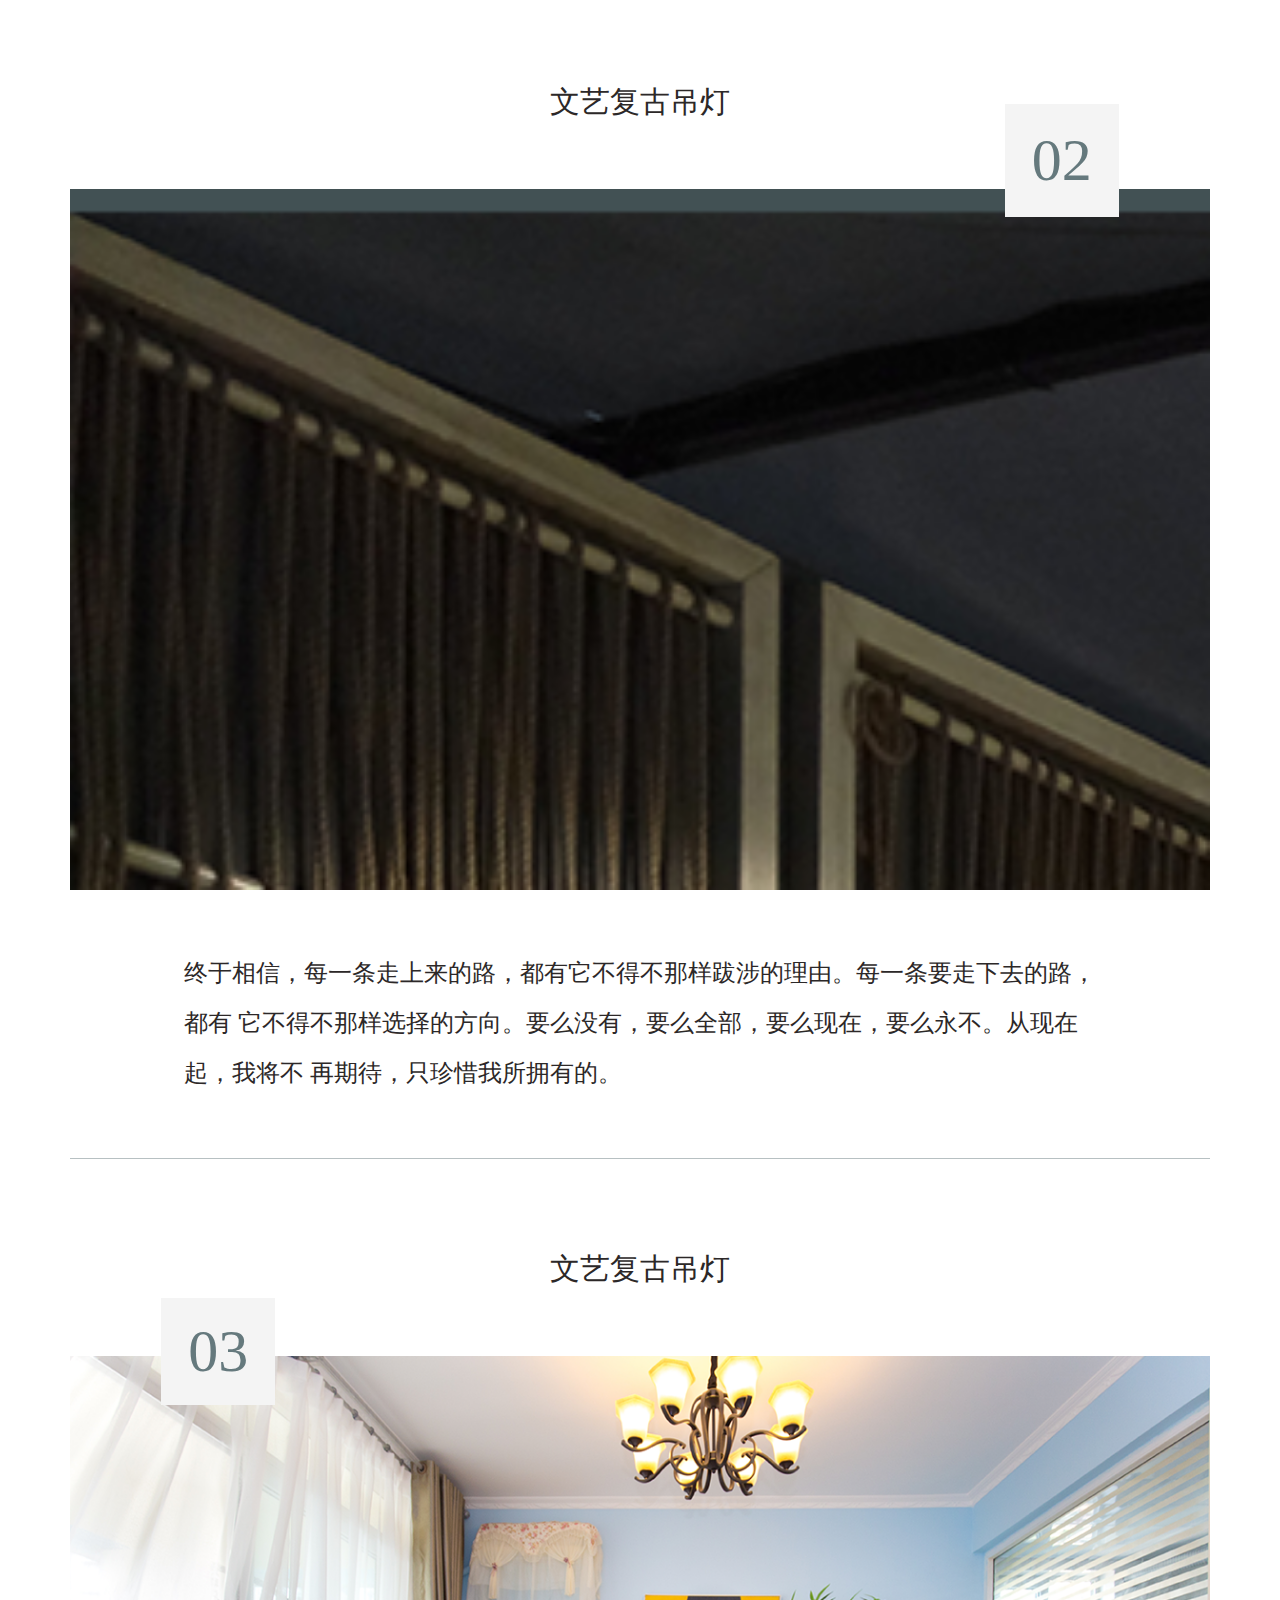
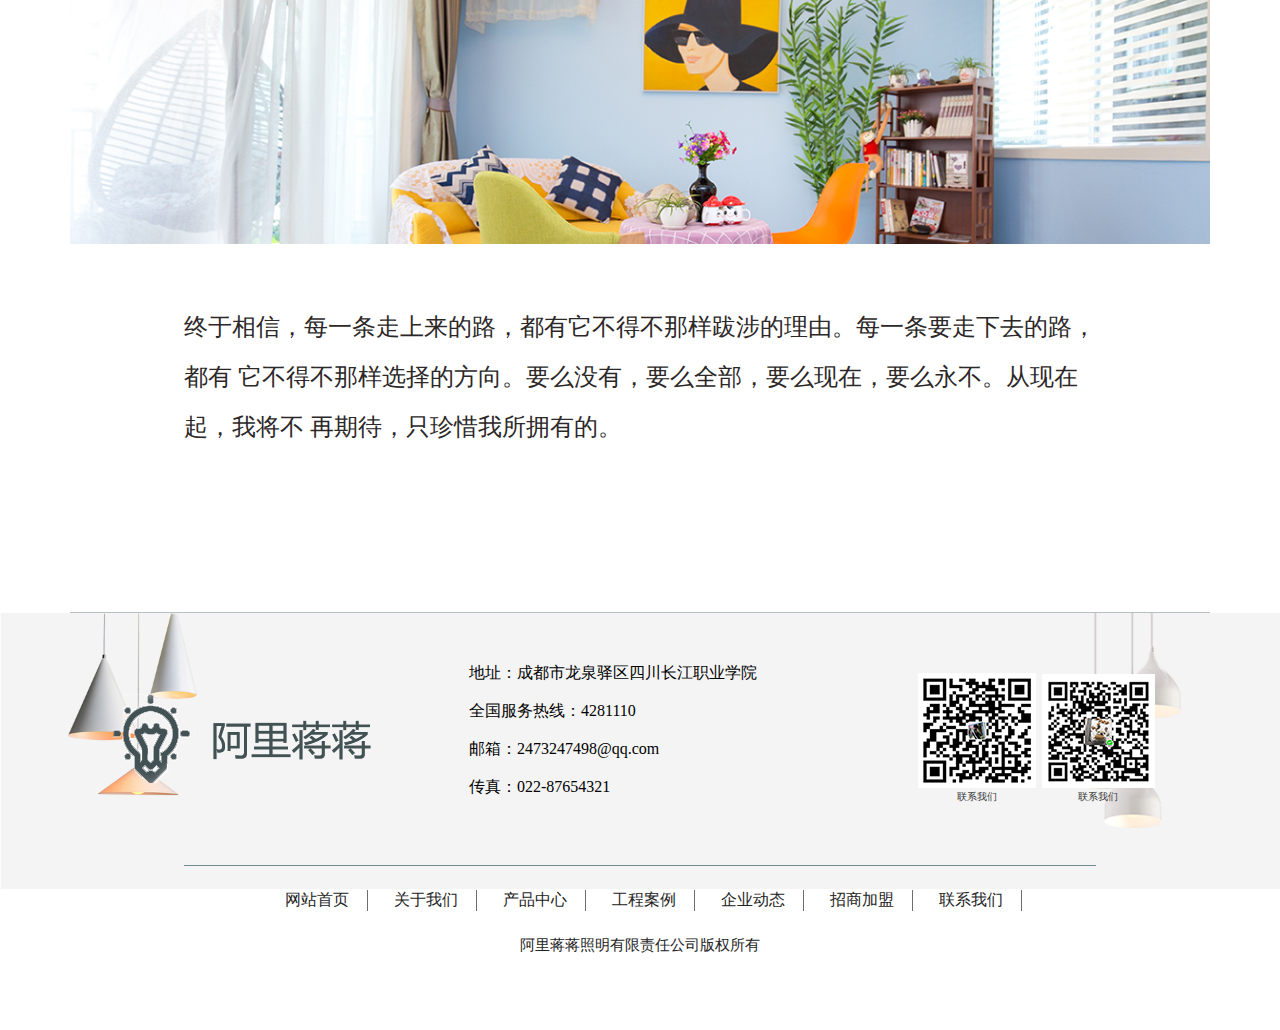
<file: case.html>
<!DOCTYPE html>
<html lang="en">

<head>
    <meta charset="UTF-8">
    <meta http-equiv="X-UA-Compatible" content="IE=edge">
    <meta name="viewport" content="width=device-width, initial-scale=1.0">
    <title>Document</title>
    <link rel="stylesheet" href="./assert/css/bootstrap.css" />
    <link rel="stylesheet" href="./assert/css/reset.css" />
    <link rel="stylesheet/less" href="./assert/css/common.less" />
    <link rel="stylesheet/less" href="./assert/css/case.less" />
</head>

<body>
    <!-- 頭部 -->
    <nav id="home" class="navbar navbar-default">
        <div class="container">
          
            <!-- Brand and toggle get grouped for better mobile display -->
            <div class="navbar-header">
                <button type="button" class="navbar-toggle collapsed" data-toggle="collapse"
                    data-target="#bs-example-navbar-collapse-1" aria-expanded="false">
                    <span class="sr-only">Toggle navigation</span>
                    <span class="icon-bar"></span>
                    <span class="icon-bar"></span>
                    <span class="icon-bar"></span>
                </button>
                <!-- <a class="navbar-brand" href="#"><img src="./assert/images/logo_02.png" alt=""></a> -->
            </div>

            <!-- Collect the nav links, forms, and other content for toggling -->
            <div class="collapse navbar-collapse" id="bs-example-navbar-collapse-1">
                <ul class="nav navbar-nav">
                    <li><a href="./index.html">网站首页</a></li>
                    <li><a href="./about.html">关于我们 </a></li>
                    <li><a href="./product.html">产品中心</a></li>
                    <li><a href="./case.html">工程案例</a></li>
                    <li><a href="./detail.html">企业动态</a></li>
                    <li><a href="./consultion.html">招商加盟</a></li>
                    <li><a href="./index.html">VR展厅</a></li>
                    <li><a href="./contact.html">联系我们</a></li>

                </ul>
                <ul class="nav navbar-nav navbar-right">
                    <li>
                        <div class="search">
                            <input type="text">
                            <div class="back">
                                <span class="iconfont">&#xe6a3;</span>
                                <span>搜索</span>
                            </div>
                        </div>
                    </li>

                </ul>
            </div><!-- /.navbar-collapse -->
        </div><!-- /.container-fluid -->
    </nav>

    <!-- 大圖 -->
    <div class="bigpicture">
        <img class="img-responsive" src="./assert/images/bigpicture_02_02_02.png" alt="" />
        <img class="img-responsive" src="./assert/images/hw.jpg" alt="" />
        <div class="title">
            <div>Product</div>
            <div>工程案例</div>

        </div>
    </div>

    <!-- 產品導航 -->
    <div class="shortcut">
        <div class="container">
            <div class="left">
                <div>产品展示</div>
                <div>热销产品</div>
                <div>热销产品</div>
                <div>热销产品</div>
            </div>
            <div class="right">
                <div class="back">
                    <img src="./assert/images/crumb_05.png" alt="">
                </div>
                当前位置：
                <a href="">产品中心</a>
                -
                <a href="">产品展示</a>
            </div>
        </div>
    </div>

    <!-- 產品案例 -->
    <div class="product">
        <div class="container">
            <div class="list">
                <h3>书房简约落地灯</h3>
                <div class="back">
                    <img class="img-responsive" src="./assert/images/dowm_03.png" alt="">
                    <div class="number">
                        01
                    </div>
                </div>
                <div class="text">终于相信，每一条走上来的路，都有它不得不那样跋涉的理由。每一条要走下去的路，都有
                    它不得不那样选择的方向。要么没有，要么全部，要么现在，要么永不。从现在起，我将不
                    再期待，只珍惜我所拥有的。 </div>
            </div>
            <div class="listtwo">
                <h3>文艺复古吊灯</h3>
                <div class="back">
                    <img class="img-responsive" src="./assert/images/list9_03.png" alt="">
                    <div class="number">
                        02
                    </div>
                </div>
                <div class="text">终于相信，每一条走上来的路，都有它不得不那样跋涉的理由。每一条要走下去的路，都有
                    它不得不那样选择的方向。要么没有，要么全部，要么现在，要么永不。从现在起，我将不
                    再期待，只珍惜我所拥有的。 </div>
            </div>
            <div class="listthree">
                <h3>文艺复古吊灯</h3>
                <div class="back">
                    <img class="img-responsive" src="./assert/images/down2_03.png" alt="">
                    <div class="number">
                        03
                    </div>
                </div>
                <div class="text">终于相信，每一条走上来的路，都有它不得不那样跋涉的理由。每一条要走下去的路，都有
                    它不得不那样选择的方向。要么没有，要么全部，要么现在，要么永不。从现在起，我将不
                    再期待，只珍惜我所拥有的。 </div>
            </div>
        </div>
    </div>
    <!-- 尾部 -->
    <footer>
        <div class="light">
            <img class="img-responsive" src="./assert/images/light5_02.png" alt="">
        </div>

        <div class="container">
            <div class="top">
                <div class="left">
                    <img class="img-responisve" src="./assert/images/footer1_15.png" alt="">
                </div>
                <div class="center">
                    <div class="one">
                        <div>地址：成都市龙泉驿区四川长江职业学院</div>
                        <div>全国服务热线：4281110</div>
                        <div>邮箱：2473247498@qq.com</div>
                        <div>传真：022-87654321</div>
                    </div>
                </div>
                <div class="right">
                    <div class="back">
                        <img class="img-responisve" src="./assert/images/code2_15.png" alt="">
                        <div class="text">联系我们</div>
                    </div>
                    <div class="back">
                        <img class="img-responisve" src="./assert/images/code3_17.png" alt="">
                        <div class="text">联系我们</div>
                    </div>
                </div>
            </div>
            <div class="list">
                <div>网站首页</div>
                <div>关于我们</div>
                <div>产品中心</div>
                <div>工程案例</div>
                <div>企业动态</div>
                <div>招商加盟</div>
                <div>联系我们</div>
            </div>
            <div class="copyright">
                阿里蒋蒋照明有限责任公司版权所有
            </div>
        </div>
    </footer>

    <!-- 返回頂部 -->
    <a id="back" href="#home">
        <img src="./assert/images/top.svg" alt="">
    </a>
</body>

</html>


<!-- 引入bootstrap 依赖的 jquery文件 -->
<script src="./assert/js/jquery.min.js"></script>
<!-- 引入bootstrap框架的脚本文件 -->

<script src="./assert/js/bootstrap.min.js"></script>
<!-- 引入less编译器 -->
<script src="./assert/js/less.min.js"></script>


<!-- 公共js回到頂部 -->
<script src="./assert/js/common.js"></script>
</file>
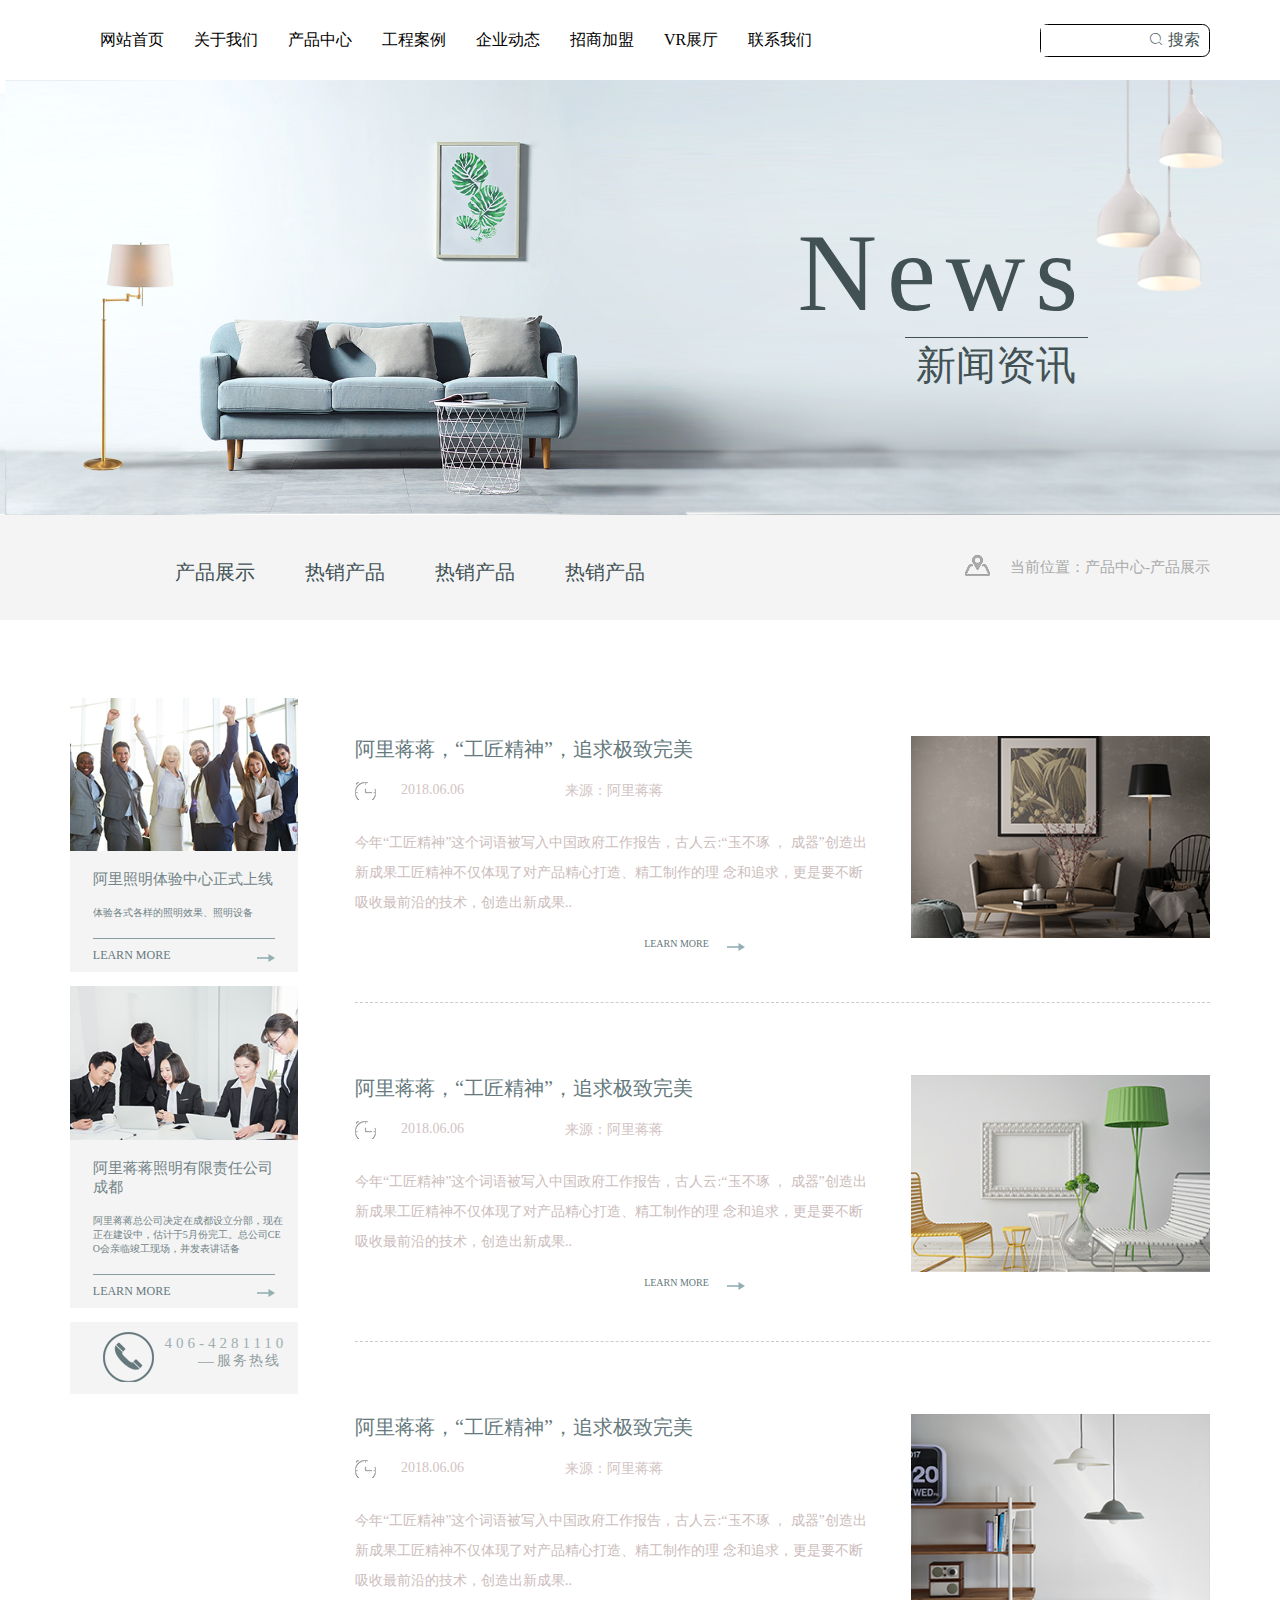
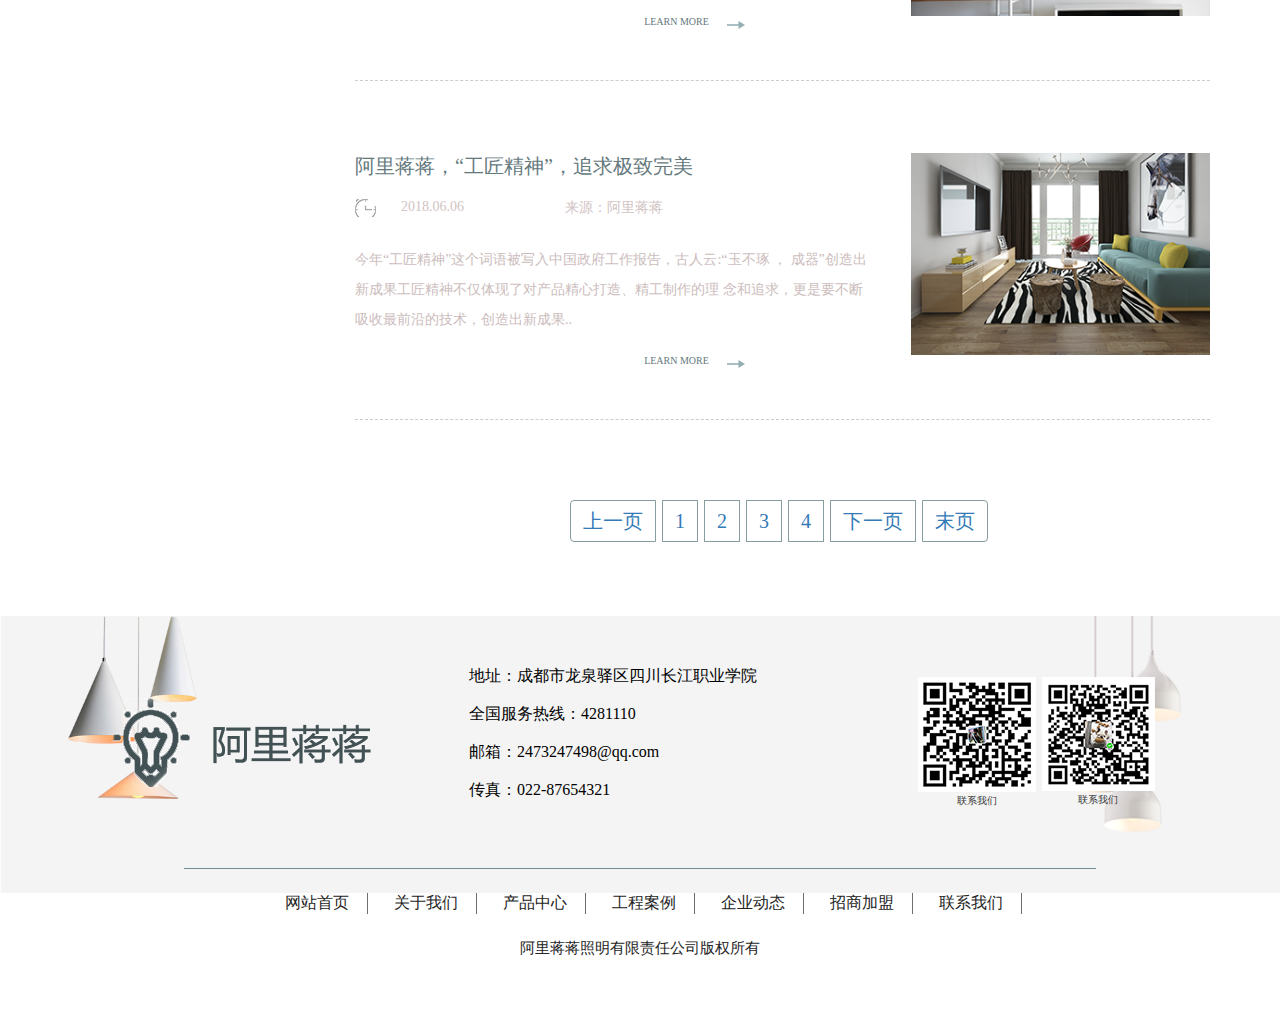
<file: consultion.html>
<!DOCTYPE html>
<html lang="en">

<head>
    <meta charset="UTF-8">
    <meta http-equiv="X-UA-Compatible" content="IE=edge">
    <meta name="viewport" content="width=device-width, initial-scale=1.0">
    <title>Document</title>
    <link rel="stylesheet" href="./assert/css/bootstrap.css" />
    <link rel="stylesheet" href="./assert/css/reset.css" />
    <link rel="stylesheet/less" href="./assert/css/common.less" />
    <link rel="stylesheet/less" href="./assert/css/consuling.less" />
</head>

<body>
    <!-- 頭部 -->
    <nav id="home" class="navbar navbar-default">
        <div class="container">
         
            <!-- Brand and toggle get grouped for better mobile display -->
            <div class="navbar-header">
                <button type="button" class="navbar-toggle collapsed" data-toggle="collapse"
                    data-target="#bs-example-navbar-collapse-1" aria-expanded="false">
                    <span class="sr-only">Toggle navigation</span>
                    <span class="icon-bar"></span>
                    <span class="icon-bar"></span>
                    <span class="icon-bar"></span>
                </button>
                <!-- <a class="navbar-brand" href="#"><img src="./assert/images/logo_02.png" alt=""></a> -->
            </div>

            <!-- Collect the nav links, forms, and other content for toggling -->
            <div class="collapse navbar-collapse" id="bs-example-navbar-collapse-1">
                <ul class="nav navbar-nav">
                    <li><a href="./index.html">网站首页</a></li>
                    <li><a href="./about.html">关于我们 </a></li>
                    <li><a href="./product.html">产品中心</a></li>
                    <li><a href="./case.html">工程案例</a></li>
                    <li><a href="./detail.html">企业动态</a></li>
                    <li><a href="./consultion.html">招商加盟</a></li>
                    <li><a href="./index.html">VR展厅</a></li>
                    <li><a href="./contact.html">联系我们</a></li>

                </ul>
                <ul class="nav navbar-nav navbar-right">
                    <li>
                        <div class="search">
                            <input type="text">
                            <div class="back">
                                <span class="iconfont">&#xe6a3;</span>
                                <span>搜索</span>
                            </div>
                        </div>
                    </li>

                </ul>
            </div><!-- /.navbar-collapse -->
        </div><!-- /.container-fluid -->
    </nav>

    <!-- 大圖 -->
    <div class="bigpicture">
        <img class="img-responsive" src="./assert/images/bigpicture_02_02_02.png" alt="" />
        <img class="img-responsive" src="./assert/images/hw.jpg" alt="" />

        <div class="title">
            <div>News</div>
            <div>新闻资讯</div>

        </div>
    </div>

    <!-- 產品導航 -->
    <div class="shortcut">
        <div class="container">
            <div class="left">
                <div>产品展示</div>
                <div>热销产品</div>
                <div>热销产品</div>
                <div>热销产品</div>
            </div>
            <div class="right">
                <div class="back">
                    <img src="./assert/images/crumb_05.png" alt="">
                </div>
                当前位置：
                <a href="">产品中心</a>
                -
                <a href="">产品展示</a>
            </div>
        </div>
    </div>

    <!-- 新闻咨询 -->
    <div class="consulting">
        <div class="container">
            <div class="left">
                <div class="list">
                    <div class="back">
                        <img class="img-responsive" src="./assert/images/detail1_03.png" alt="">
                    </div>
                    <div>阿里照明体验中心正式上线</div>
                    <div>体验各式各样的照明效果、照明设备</div>
                    <div class="bottom">
                        <div class="text">LEARN MORE</div>
                        <div class="arrow">
                            <img class="img-responsive" src="./assert/images/arrow-right_07.png" alt="">
                        </div>
                    </div>
                </div>
                <div class="list listtwo">
                    <div class="back">
                        <img class="img-responsive" src="./assert/images/detail2_10.png" alt="">
                    </div>
                    <div>阿里蒋蒋照明有限责任公司成都</div>
                    <div>阿里蒋蒋总公司决定在成都设立分部，现在
                        正在建设中，估计于5月份完工。总公司CE
                        O会亲临竣工现场，并发表讲话备</div>
                    <div class="bottom">
                        <div class="text">LEARN MORE</div>
                        <div class="arrow">
                            <img class="img-responsive" src="./assert/images/arrow-right_07.png" alt="">
                        </div>
                    </div>
                </div>
                <div class="contact">
                    <div class="back">
                        <img class="responsive" src="/assert/images/PHONE_11.png" alt="">
                    </div>
                    <div class="number">
                        <div>406-4281110</div>
                        <div>服务热线</div>
                    </div>
                </div>
            </div>

            <div class="right">
                <div class="list listone">
                    <div class="new">
                        <div class="title">阿里蒋蒋，“工匠精神”，追求极致完美</div>
                        <div class="small">
                            <div>2018.06.06</div>
                            <div>来源：阿里蒋蒋</div>
                        </div>
                        <div class="content">今年“工匠精神”这个词语被写入中国政府工作报告，古人云:“玉不琢 ，
                            成器”创造出新成果工匠精神不仅体现了对产品精心打造、精工制作的理
                            念和追求，更是要不断吸收最前沿的技术，创造出新成果..
                        </div>
                        <div class="jump">
                            <div class="text">LEARN MORE</div>
                            <a class="arrow" href=""><img class="img-responsive"
                                    src="./assert/images/arrow-right_07.png" alt=""></a>
                        </div>
                    </div>
                    <div class="back">
                        <img class="img-responsive" src="./assert/images/consulting1_03.png" alt="">
                    </div>
                </div>
                <div class="list">
                    <div class="new">
                        <div class="title">阿里蒋蒋，“工匠精神”，追求极致完美</div>
                        <div class="small">
                            <div>2018.06.06</div>
                            <div>来源：阿里蒋蒋</div>
                        </div>
                        <div class="content">今年“工匠精神”这个词语被写入中国政府工作报告，古人云:“玉不琢 ，
                            成器”创造出新成果工匠精神不仅体现了对产品精心打造、精工制作的理
                            念和追求，更是要不断吸收最前沿的技术，创造出新成果..
                        </div>
                        <div class="jump">
                            <div class="text">LEARN MORE</div>
                            <a class="arrow" href=""><img class="img-responsive"
                                    src="./assert/images/arrow-right_07.png" alt=""></a>
                        </div>
                    </div>
                    <div class="back">
                        <img class="img-responsive" src="./assert/images/consultig_10.png" alt="">
                    </div>
                </div>
                <div class="list">
                    <div class="new">
                        <div class="title">阿里蒋蒋，“工匠精神”，追求极致完美</div>
                        <div class="small">
                            <div>2018.06.06</div>
                            <div>来源：阿里蒋蒋</div>
                        </div>
                        <div class="content">今年“工匠精神”这个词语被写入中国政府工作报告，古人云:“玉不琢 ，
                            成器”创造出新成果工匠精神不仅体现了对产品精心打造、精工制作的理
                            念和追求，更是要不断吸收最前沿的技术，创造出新成果..
                        </div>
                        <div class="jump">
                            <div class="text">LEARN MORE</div>
                            <a class="arrow" href=""><img class="img-responsive"
                                    src="./assert/images/arrow-right_07.png" alt=""></a>
                        </div>
                    </div>
                    <div class="back">
                        <img class="img-responsive" src="./assert/images/consulting2_12.png" alt="">
                    </div>
                </div>
                <div class="list">
                    <div class="new">
                        <div class="title">阿里蒋蒋，“工匠精神”，追求极致完美</div>
                        <div class="small">
                            <div>2018.06.06</div>
                            <div>来源：阿里蒋蒋</div>
                        </div>
                        <div class="content">今年“工匠精神”这个词语被写入中国政府工作报告，古人云:“玉不琢 ，
                            成器”创造出新成果工匠精神不仅体现了对产品精心打造、精工制作的理
                            念和追求，更是要不断吸收最前沿的技术，创造出新成果..
                        </div>
                        <div class="jump">
                            <div class="text">LEARN MORE</div>
                            <a class="arrow" href=""><img class="img-responsive"
                                    src="./assert/images/arrow-right_07.png" alt=""></a>
                        </div>
                    </div>
                    <div class="back">
                        <img class="img-responsive" src="./assert/images/consultin3_14.png" alt="">
                    </div>
                </div>
                <nav aria-label="Page navigation">
                    <ul class="pagination">
                        <li>
                            <a href="#" aria-label="Previous">
                                <span aria-hidden="true">上一页</span>
                            </a>
                        </li>
                        <li><a href="#">1</a></li>
                        <li><a href="#">2</a></li>
                        <li><a href="#">3</a></li>
                        <li><a href="#">4</a></li>
                        <li><a href="#">下一页</a></li>
                        <li>
                            <a href="#" aria-label="Next">
                                末页
                            </a>
                        </li>
                    </ul>
                </nav>
            </div>
        </div>
    </div>

    <!-- 尾部 -->
    <footer>
        <div class="light">
            <img class="img-responsive" src="./assert/images/light5_02.png" alt="">
        </div>

        <div class="container">
            <div class="top">
                <div class="left">
                    <img class="img-responisve" src="./assert/images/footer1_15.png" alt="">
                </div>
                <div class="center">
                    <div class="one">
                        <div>地址：成都市龙泉驿区四川长江职业学院</div>
                        <div>全国服务热线：4281110</div>
                        <div>邮箱：2473247498@qq.com</div>
                        <div>传真：022-87654321</div>
                    </div>
                </div>
                <div class="right">
                    <div class="back">
                        <img class="img-responisve" src="./assert/images/code2_15.png" alt="">
                        <div class="text">联系我们</div>
                    </div>
                    <div class="back">
                        <img class="img-responisve" src="./assert/images/code3_17.png" alt="">
                        <div class="text">联系我们</div>
                    </div>
                </div>
            </div>
            <div class="list">
                <div>网站首页</div>
                <div>关于我们</div>
                <div>产品中心</div>
                <div>工程案例</div>
                <div>企业动态</div>
                <div>招商加盟</div>
                <div>联系我们</div>
            </div>
            <div class="copyright">
                阿里蒋蒋照明有限责任公司版权所有
            </div>
        </div>
    </footer>

    <!-- 返回頂部 -->
    <a id="back" href="#home">
        <img src="./assert/images/top.svg" alt="">
    </a>
</body>

</html>
<!-- 引入bootstrap 依赖的 jquery文件 -->
<script src="./assert/js/jquery.min.js"></script>
<!-- 引入bootstrap框架的脚本文件 -->

<script src="./assert/js/bootstrap.min.js"></script>
<!-- 引入less编译器 -->
<script src="./assert/js/less.min.js"></script>


<!-- 公共js回到頂部 -->
<script src="./assert/js/common.js"></script>
</file>
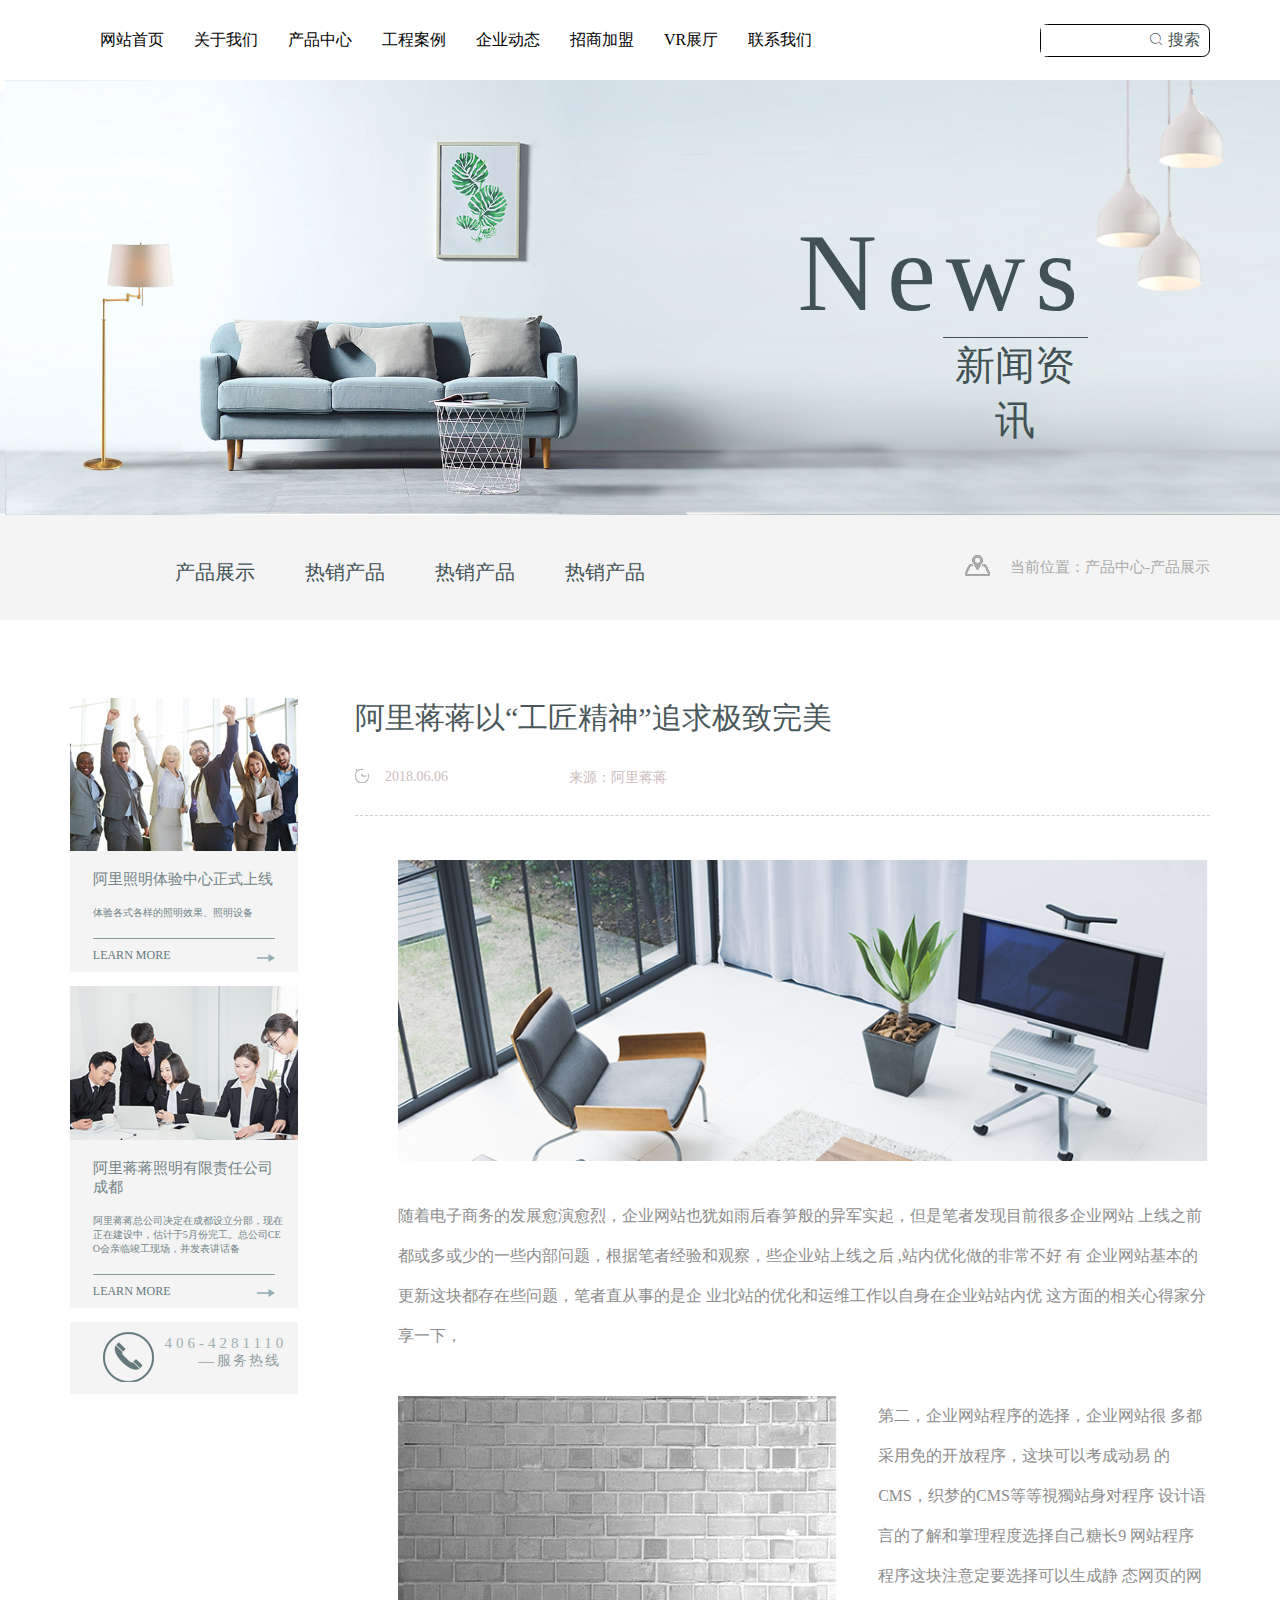
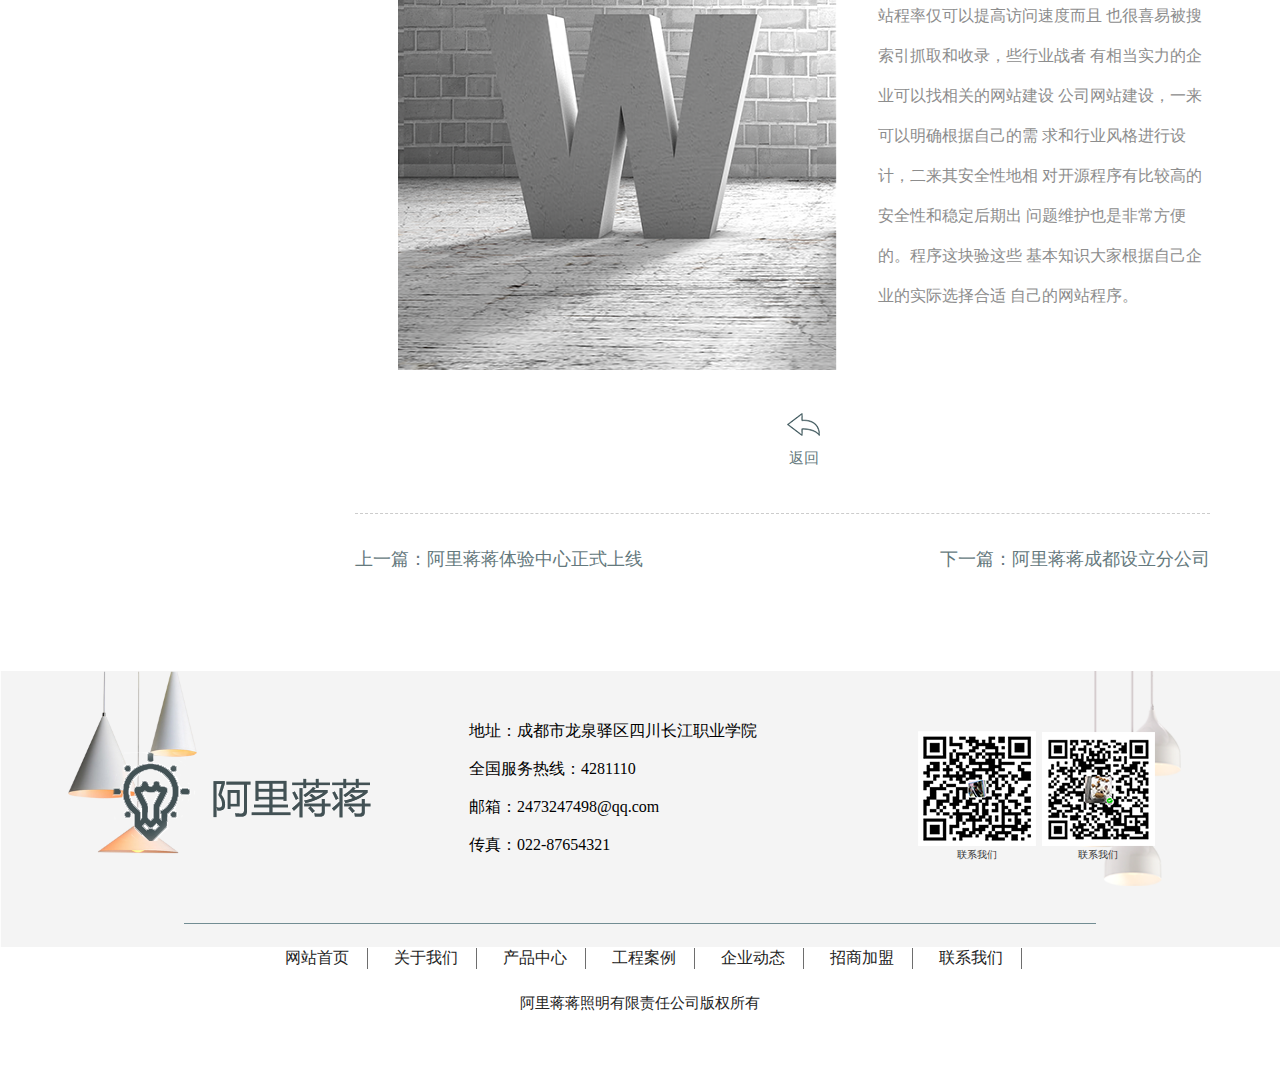
<file: detail.html>
<!DOCTYPE html>
<html lang="en">

<head>
    <meta charset="UTF-8">
    <meta http-equiv="X-UA-Compatible" content="IE=edge">
    <meta name="viewport" content="width=device-width, initial-scale=1.0">
    <title>Document</title>
    <link rel="stylesheet" href="./assert/css/bootstrap.css" />
    <link rel="stylesheet" href="./assert/css/reset.css" />
    <link rel="stylesheet/less" href="./assert/css/common.less" />
    <link rel="stylesheet/less" href="./assert/css/detail.less" />
</head>

<body>
    <!-- 頭部 -->
    <nav id="home" class="navbar navbar-default">
        <div class="container">
          
            <!-- Brand and toggle get grouped for better mobile display -->
            <div class="navbar-header">
                <button type="button" class="navbar-toggle collapsed" data-toggle="collapse"
                    data-target="#bs-example-navbar-collapse-1" aria-expanded="false">
                    <span class="sr-only">Toggle navigation</span>
                    <span class="icon-bar"></span>
                    <span class="icon-bar"></span>
                    <span class="icon-bar"></span>
                </button>
                <!-- <a class="navbar-brand" href="#"><img src="./assert/images/logo_02.png" alt=""></a> -->
            </div>

            <!-- Collect the nav links, forms, and other content for toggling -->
            <div class="collapse navbar-collapse" id="bs-example-navbar-collapse-1">
                <ul class="nav navbar-nav">
                    <li><a href="./index.html">网站首页</a></li>
                    <li><a href="./about.html">关于我们 </a></li>
                    <li><a href="./product.html">产品中心</a></li>
                    <li><a href="./case.html">工程案例</a></li>
                    <li><a href="./detail.html">企业动态</a></li>
                    <li><a href="./consultion.html">招商加盟</a></li>
                    <li><a href="./index.html">VR展厅</a></li>
                    <li><a href="./contact.html">联系我们</a></li>

                </ul>
                <ul class="nav navbar-nav navbar-right">
                    <li>
                        <div class="search">
                            <input type="text">
                            <div class="back">
                                <span class="iconfont">&#xe6a3;</span>
                                <span>搜索</span>
                            </div>
                        </div>
                    </li>

                </ul>
            </div><!-- /.navbar-collapse -->
        </div><!-- /.container-fluid -->
    </nav>

    <!-- 大圖 -->
    <div class="bigpicture">
        <img class="img-responsive" src="./assert/images/bigpicture_02_02_02.png" alt="" />
        <img class="img-responsive" src="./assert/images/hw.jpg" alt="" />
        <div class="title">
            <div>News</div>
            <div>新闻资讯</div>

        </div>
    </div>

    <!-- 產品導航 -->
    <div class="shortcut">
        <div class="container">
            <div class="left">
                <div>产品展示</div>
                <div>热销产品</div>
                <div>热销产品</div>
                <div>热销产品</div>
            </div>
            <div class="right">
                <div class="back">
                    <img src="./assert/images/crumb_05.png" alt="">
                </div>
                当前位置：
                <a href="">产品中心</a>
                -
                <a href="">产品展示</a>
            </div>
        </div>
    </div>

    <!-- 新聞詳細 -->
    <div class="detail">
        <div class="container">
            <div class="left">
                <div class="list">
                    <div class="back">
                        <img class="img-responsive" src="./assert/images/detail1_03.png" alt="">
                    </div>
                    <div>阿里照明体验中心正式上线</div>
                    <div>体验各式各样的照明效果、照明设备</div>
                    <div class="bottom">
                        <div class="text">LEARN MORE</div>
                        <div class="arrow">
                            <img class="img-responsive" src="./assert/images/arrow-right_07.png" alt="">
                        </div>
                    </div>
                </div>
                <div class="list listtwo">
                    <div class="back">
                        <img class="img-responsive" src="./assert/images/detail2_10.png" alt="">
                    </div>
                    <div>阿里蒋蒋照明有限责任公司成都</div>
                    <div>阿里蒋蒋总公司决定在成都设立分部，现在
                        正在建设中，估计于5月份完工。总公司CE
                        O会亲临竣工现场，并发表讲话备</div>
                    <div class="bottom">
                        <div class="text">LEARN MORE</div>
                        <div class="arrow">
                            <img class="img-responsive" src="./assert/images/arrow-right_07.png" alt="">
                        </div>
                    </div>
                </div>
                <div class="contact">
                    <div class="back">
                        <img class="responsive" src="/assert/images/PHONE_11.png" alt="">
                    </div>
                    <div class="number">
                        <div>406-4281110</div>
                        <div>服务热线</div>
                    </div>
                </div>
            </div>

            <div class="right">
                <div class="title">
                    <h3>阿里蒋蒋以“工匠精神”追求极致完美</h3>
                    <div class="all">
                        <div class="left">2018.06.06</div>
                        <div class="right">来源：阿里蒋蒋</div>
                    </div>
                </div>
                <div class="article">
                    <div class="list">
                        <div class="back">
                            <img class="img-responsive" src="./assert/images/detail4_06.png" alt="">
                        </div>
                        <div class="text">随着电子商务的发展愈演愈烈，企业网站也犹如雨后春笋般的异军实起，但是笔者发现目前很多企业网站
                            上线之前都或多或少的一些内部问题，根据笔者经验和观察，些企业站上线之后 ,站内优化做的非常不好 有
                            企业网站基本的更新这块都存在些问题，笔者直从事的是企 业北站的优化和运维工作以自身在企业站站内优
                            这方面的相关心得家分享一下，</div>
                    </div>
                    <div class="listtwo">
                        <div class="back">
                            <img class="img-respomsive" src="./assert/images/w_14.png" alt="">
                        </div>
                        <div class="text"> 第二，企业网站程序的选择，企业网站很
                            多都采用免的开放程序，这块可以考成动易
                            的CMS，织梦的CMS等等視獨站身对程序
                            设计语言的了解和掌理程度选择自己糖长9
                            网站程序程序这块注意定要选择可以生成静
                            态网页的网站程率仅可以提高访问速度而且
                            也很喜易被搜索引抓取和收录，些行业战者
                            有相当实力的企业可以找相关的网站建设
                            公司网站建设，一来可以明确根据自己的需
                            求和行业风格进行设计，二来其安全性地相
                            对开源程序有比较高的安全性和稳定后期出
                            问题维护也是非常方便的。程序这块验这些
                            基本知识大家根据自己企业的实际选择合适
                            自己的网站程序。</div>
                    </div>
                    <div class="return">
                        <div class="back">
                            <img class="img-responsive" src="./assert/images/arrow-left_18.png" alt="">
                        </div>
                        <div class="text">
                            返回
                        </div>
                    </div>

                </div>

                <div class="page">
                    <div class="top">上一篇：阿里蒋蒋体验中心正式上线</div>
                    <div class="bottom">下一篇：阿里蒋蒋成都设立分公司</div>
                </div>

            </div>
        </div>
    </div>

    <!-- 尾部 -->
    <footer>
        <div class="light">
            <img class="img-responsive" src="./assert/images/light5_02.png" alt="">
        </div>

        <div class="container">
            <div class="top">
                <div class="left">
                    <img class="img-responisve" src="./assert/images/footer1_15.png" alt="">
                </div>
                <div class="center">
                    <div class="one">
                        <div>地址：成都市龙泉驿区四川长江职业学院</div>
                        <div>全国服务热线：4281110</div>
                        <div>邮箱：2473247498@qq.com</div>
                        <div>传真：022-87654321</div>
                    </div>
                </div>
                <div class="right">
                    <div class="back">
                        <img class="img-responisve" src="./assert/images/code2_15.png" alt="">
                        <div class="text">联系我们</div>
                    </div>
                    <div class="back">
                        <img class="img-responisve" src="./assert/images/code3_17.png" alt="">
                        <div class="text">联系我们</div>
                    </div>
                </div>
            </div>
            <div class="list">
                <div>网站首页</div>
                <div>关于我们</div>
                <div>产品中心</div>
                <div>工程案例</div>
                <div>企业动态</div>
                <div>招商加盟</div>
                <div>联系我们</div>
            </div>
            <div class="copyright">
                阿里蒋蒋照明有限责任公司版权所有
            </div>
        </div>
    </footer>

    <!-- 返回頂部 -->
    <a id="back" href="#home">
        <img src="./assert/images/top.svg" alt="">
    </a>
</body>

</html>
<!-- 引入bootstrap 依赖的 jquery文件 -->
<script src="./assert/js/jquery.min.js"></script>
<!-- 引入bootstrap框架的脚本文件 -->

<script src="./assert/js/bootstrap.min.js"></script>
<!-- 引入less编译器 -->
<script src="./assert/js/less.min.js"></script>


<!-- 公共js回到頂部 -->
<script src="./assert/js/common.js"></script>
</file>
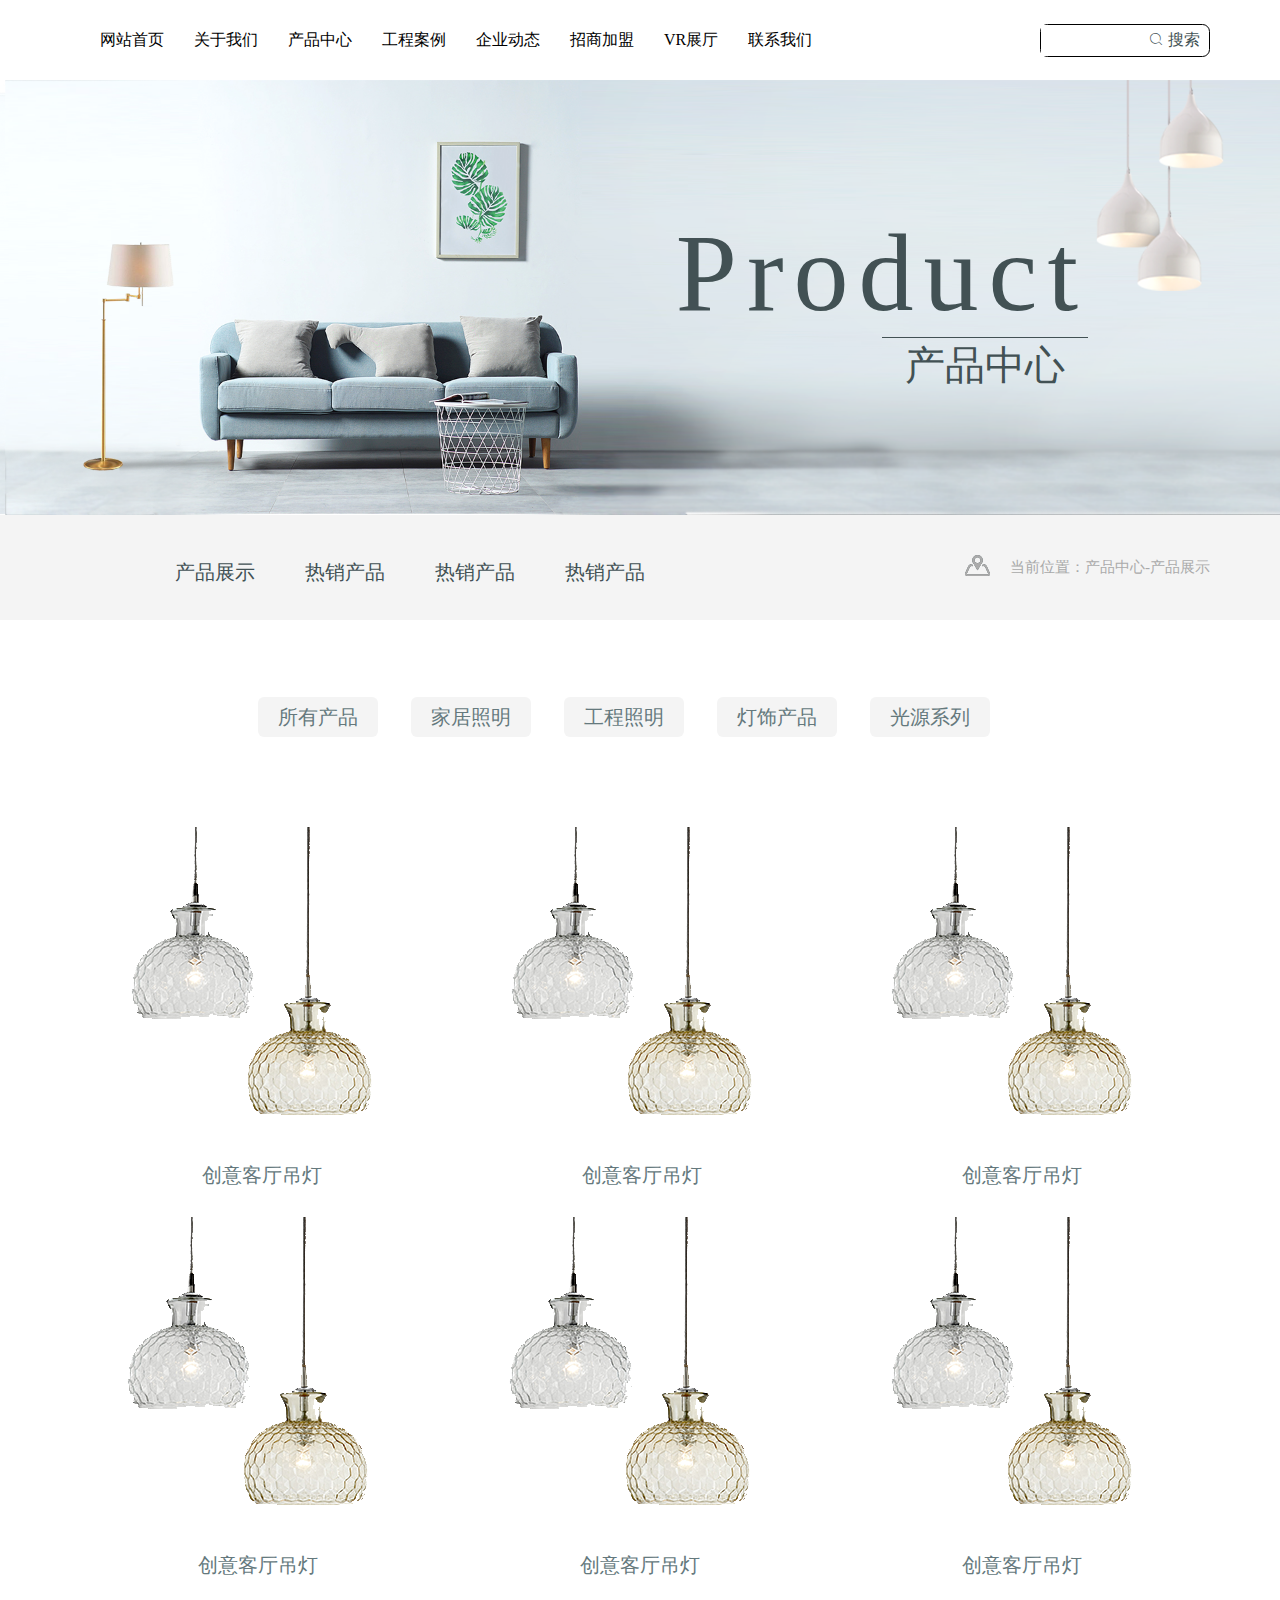
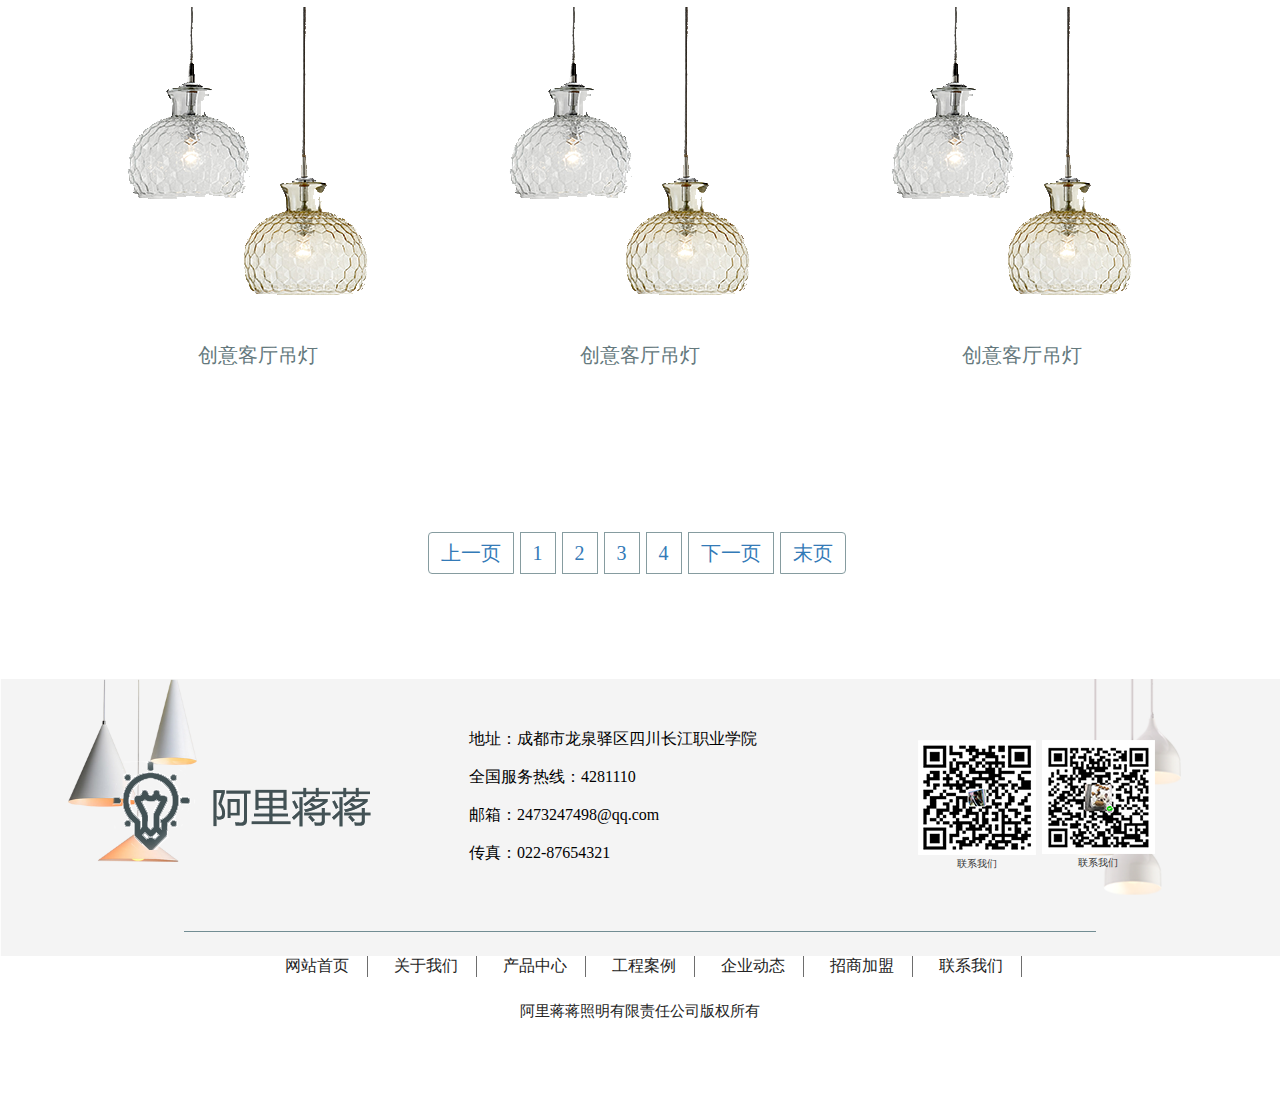
<file: product.html>
<!DOCTYPE html>
<html lang="en">

<head>
  <meta charset="UTF-8">
  <meta http-equiv="X-UA-Compatible" content="IE=edge">
  <meta name="viewport" content="width=device-width, initial-scale=1.0">
  <title>Document</title>
  <link rel="stylesheet" href="./assert/css/bootstrap.css" />
  <link rel="stylesheet" href="./assert/css/reset.css" />
  <link rel="stylesheet/less" href="./assert/css/common.less" />
  <link rel="stylesheet/less" href="./assert/css/product.less" />
</head>

<body>
  <!-- 頭部 -->
  <nav id="home" class="navbar navbar-default">
    <div class="container">
      
      <!-- Brand and toggle get grouped for better mobile display -->
      <div class="navbar-header">
        <button type="button" class="navbar-toggle collapsed" data-toggle="collapse"
          data-target="#bs-example-navbar-collapse-1" aria-expanded="false">
          <span class="sr-only">Toggle navigation</span>
          <span class="icon-bar"></span>
          <span class="icon-bar"></span>
          <span class="icon-bar"></span>
        </button>
        <!-- <a class="navbar-brand" href="#"><img src="./assert/images/logo_02.png" alt=""></a> -->
      </div>

      <!-- Collect the nav links, forms, and other content for toggling -->
      <div class="collapse navbar-collapse" id="bs-example-navbar-collapse-1">
        <ul class="nav navbar-nav">
          <li><a href="./index.html">网站首页</a></li>
          <li><a href="./about.html">关于我们 </a></li>
          <li><a href="./product.html">产品中心</a></li>
          <li><a href="./case.html">工程案例</a></li>
          <li><a href="./detail.html">企业动态</a></li>
          <li><a href="./consultion.html">招商加盟</a></li>
          <li><a href="./index.html">VR展厅</a></li>
          <li><a href="./contact.html">联系我们</a></li>

        </ul>
        <ul class="nav navbar-nav navbar-right">
          <li>
            <div class="search">
              <input type="text">
              <div class="back">
                <span class="iconfont">&#xe6a3;</span>
                <span>搜索</span>
              </div>
            </div>
          </li>

        </ul>
      </div><!-- /.navbar-collapse -->
    </div><!-- /.container-fluid -->
  </nav>

  <!-- 大圖 -->
  <div class="bigpicture">
    <img class="img-responsive" src="./assert/images/bigpicture_02_02_02.png" alt="">
    <img class="img-responsive" src="./assert/images/hw.jpg" alt="" />
    <div class="title">
      <div>Product</div>
      <div>产品中心</div>
    </div>

  </div>

  <!-- 產品導航 -->
  <div class="shortcut">
    <div class="container">
      <div class="left">
        <div>产品展示</div>
        <div>热销产品</div>
        <div>热销产品</div>
        <div>热销产品</div>
      </div>
      <div class="right">
        <div class="back">
          <img src="./assert/images/crumb_05.png" alt="">
        </div>
        当前位置：
        <a href="">产品中心</a>
        -
        <a href="">产品展示</a>
      </div>
    </div>
  </div>

  <!-- 下面導航 -->
  <div class="navlist">
    <div class="container">
      <div>所有产品</div>
      <div>家居照明</div>
      <div>工程照明</div>
      <div>灯饰产品</div>
      <div>光源系列</div>
    </div>
  </div>

  <!-- 產品列表 -->
  <div class="product">
    <div class="container">
      <div class="list">
        <div class="back">
          <img class="img-responsive" src="./assert/images/cutout.png" alt="">
        </div>
        <div class="text">创意客厅吊灯</div>
      </div>
      <div class="list">
        <div class="back">
          <img class="img-responsive" src="./assert/images/cutout.png" alt="">
        </div>
        <div class="text">创意客厅吊灯</div>
      </div>
      <div class="list">
        <div class="back">
          <img class="img-responsive" src="./assert/images/cutout.png" alt="">
        </div>
        <div class="text">创意客厅吊灯</div>
      </div>
      <div class="list">
        <div class="back">
          <img class="img-responsive" src="./assert/images/cutout.png" alt="">
        </div>
        <div class="text">创意客厅吊灯</div>
      </div>
      <div class="list">
        <div class="back">
          <img class="img-responsive" src="./assert/images/cutout.png" alt="">
        </div>
        <div class="text">创意客厅吊灯</div>
      </div>
      <div class="list">
        <div class="back">
          <img class="img-responsive" src="./assert/images/cutout.png" alt="">
        </div>
        <div class="text">创意客厅吊灯</div>
      </div>
      <div class="list">
        <div class="back">
          <img class="img-responsive" src="./assert/images/cutout.png" alt="">
        </div>
        <div class="text">创意客厅吊灯</div>
      </div>
      <div class="list">
        <div class="back">
          <img class="img-responsive" src="./assert/images/cutout.png" alt="">
        </div>
        <div class="text">创意客厅吊灯</div>
      </div>
      <div class="list">
        <div class="back">
          <img class="img-responsive" src="./assert/images/cutout.png" alt="">
        </div>
        <div class="text">创意客厅吊灯</div>
      </div>
      <nav class="page" aria-label="Page navigation">
        <ul class="pagination">
          <li>
            <a href="#" aria-label="Previous">
              <span aria-hidden="true">上一页</span>
            </a>
          </li>
          <li><a href="#">1</a></li>
          <li><a href="#">2</a></li>
          <li><a href="#">3</a></li>
          <li><a href="#">4</a></li>
          <li><a href="#">下一页</a></li>
          <li>
            <a href="#" aria-label="Next">
              末页
            </a>
          </li>
        </ul>
      </nav>
    </div>
  </div>

  <!-- 尾部 -->
  <footer>
    <div class="light">
      <img class="img-responsive" src="./assert/images/light5_02.png" alt="">
    </div>

    <div class="container">
      <div class="top">
        <div class="left">
          <img class="img-responisve" src="./assert/images/footer1_15.png" alt="">
        </div>
        <div class="center">
          <div class="one">
            <div>地址：成都市龙泉驿区四川长江职业学院</div>
            <div>全国服务热线：4281110</div>
            <div>邮箱：2473247498@qq.com</div>
            <div>传真：022-87654321</div>
          </div>
        </div>
        <div class="right">
          <div class="back">
            <img class="img-responisve" src="./assert/images/code2_15.png" alt="">
            <div class="text">联系我们</div>
          </div>
          <div class="back">
            <img class="img-responisve" src="./assert/images/code3_17.png" alt="">
            <div class="text">联系我们</div>
          </div>
        </div>
      </div>
      <div class="list">
        <div>网站首页</div>
        <div>关于我们</div>
        <div>产品中心</div>
        <div>工程案例</div>
        <div>企业动态</div>
        <div>招商加盟</div>
        <div>联系我们</div>
      </div>
      <div class="copyright">
        阿里蒋蒋照明有限责任公司版权所有
      </div>
    </div>
  </footer>

  <!-- 返回頂部 -->
  <a id="back" href="#home">
    <img src="./assert/images/top.svg" alt="">
  </a>
</body>

</html>


<!-- 引入bootstrap 依赖的 jquery文件 -->
<script src="./assert/js/jquery.min.js"></script>
<!-- 引入bootstrap框架的脚本文件 -->

<script src="./assert/js/bootstrap.min.js"></script>
<!-- 引入less编译器 -->
<script src="./assert/js/less.min.js"></script>


<!-- 公共js回到頂部 -->
<script src="./assert/js/common.js"></script>
</file>
